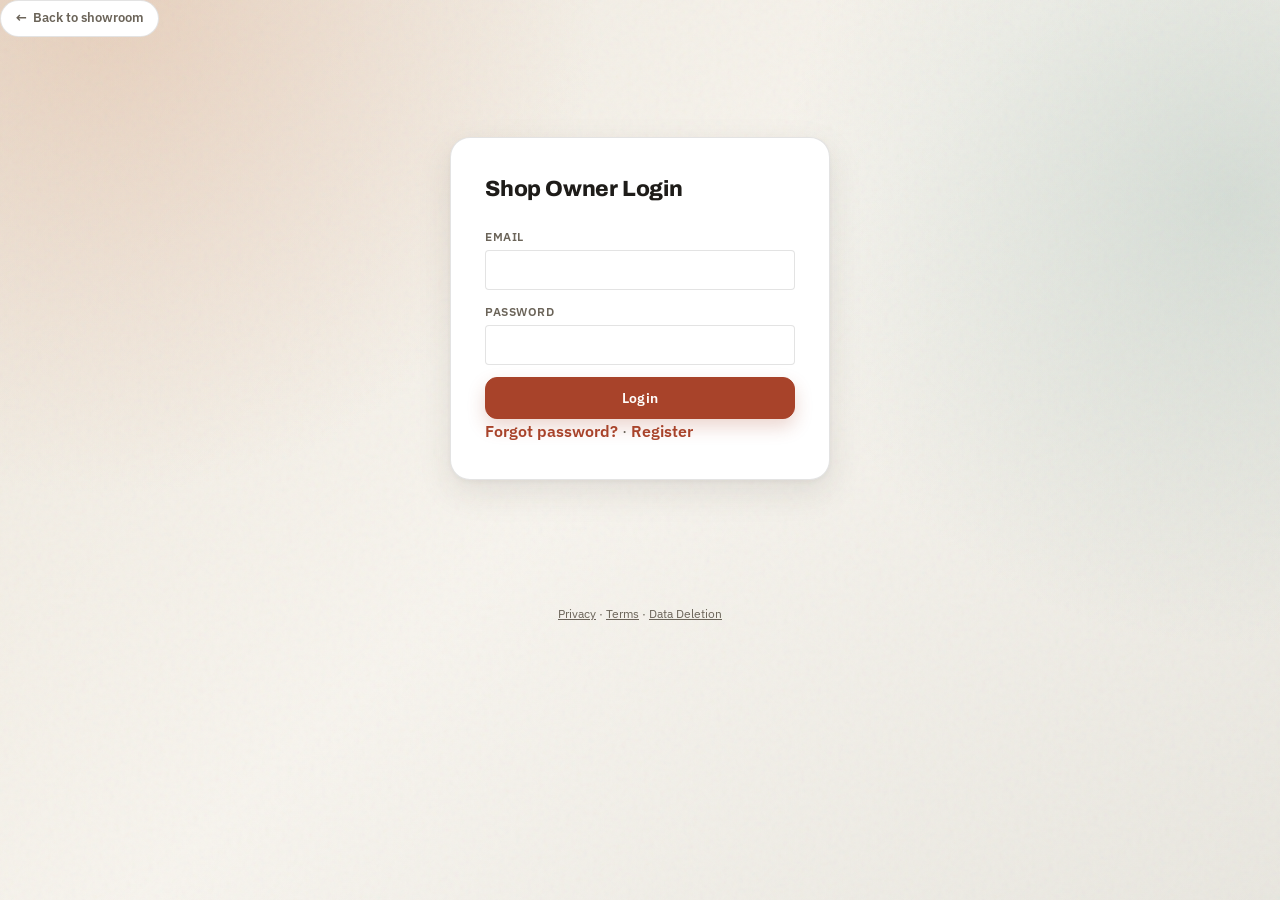
<file: docs/admin/index.html>
<!DOCTYPE html>
<html lang="en">
<head>
  <meta charset="UTF-8" />
  <meta name="viewport" content="width=device-width, initial-scale=1.0" />
  <title>Admin — PrasuNova Showroom</title>
  <meta name="description" content="Manage your tile showroom catalog. Upload tiles, view your showroom link, and manage your shop." />
  <link rel="icon" type="image/png" href="/assets/favicon.png" />
  <link rel="stylesheet" href="../styles.css" />
  <style>
    .tile-admin-info { padding:10px; font-size:13px; }
    .tile-admin-info strong { display:block; margin-bottom:4px; }
    .form-row { margin-bottom:12px; display:flex; flex-direction:column; gap:4px; }
    .form-row input, .form-row select { width:100%; box-sizing:border-box; }
  </style>
</head>
<body class="auth-glass admin-glass">
<div id="login-section">
  <div class="back-link-wrap">
    <a href="/" class="back-btn"><span class="back-btn-arrow">←</span><span class="back-btn-full">Back to showroom</span><span class="back-btn-short">Showroom</span></a>
  </div>
  <div class="login-wrap">
    <h2>Shop Owner Login</h2>
    <div class="form-row"><label>Email</label><input id="login-email" type="email" autocomplete="email" /></div>
    <div class="form-row"><label>Password</label><input id="login-password" type="password" autocomplete="current-password" /></div>
    <p id="login-error"></p>
    <button id="btn-login" class="btn-primary full-width">Login</button>
    <div class="login-links">
      <a href="forgot-password.html">Forgot password?</a> · <a href="register.html">Register</a>
    </div>
  </div>
</div>

<div id="admin-loading" class="admin-loading" style="display:none">
  <div class="spinner"></div>
</div>

<div id="admin-section" class="admin-shell" style="display:none">
  <header class="admin-header-bar">
    <div class="admin-header-left">
      <a href="/" class="back-btn"><span class="back-btn-arrow">←</span><span class="back-btn-full">Back to showroom</span><span class="back-btn-short">Showroom</span></a>
      <div>
        <div class="admin-header-shop" id="admin-shop-name"></div>
        <a class="admin-header-link" id="admin-slug" href="#" target="_blank" rel="noopener"></a>
      </div>
    </div>
    <div class="admin-header-right">
      <span class="profile-plan-badge" id="admin-plan"></span>
      <button id="btn-logout" class="icon-btn">Logout</button>
    </div>
  </header>

  <div class="admin-workspace">
    <aside class="admin-sidebar glass-card">
      <h3>Add Tile</h3>
      <div class="form-row"><label>Name</label><input id="tile-name" type="text" placeholder="e.g. Carrara White" /></div>
      <div class="form-row">
        <label>Category</label>
        <select id="tile-category">
          <option value="marble">Marble</option>
          <option value="granite">Granite</option>
          <option value="vitrified">Vitrified</option>
          <option value="ceramic">Ceramic</option>
          <option value="anti_skid">Anti-skid</option>
          <option value="wooden">Wooden</option>
        </select>
      </div>
      <div class="form-row"><label>Finish (optional)</label><input id="tile-finish" type="text" placeholder="e.g. Polished" /></div>
      <div class="form-row"><label>Price per sqft (₹)</label><input id="tile-price" type="number" min="0" step="0.01" value="0" /></div>
      <div class="form-row"><label>Image</label><input id="tile-image" type="file" accept="image/*" /></div>
      <p id="upload-error" style="color:#e55;font-size:13px;min-height:18px"></p>
      <button id="btn-upload-tile" class="btn-primary full-width">Upload Tile</button>
    </aside>

    <section class="admin-catalogue glass-card">
      <div class="admin-catalogue-head">
        <h3>Your Tiles <span id="tiles-count" style="font-size:14px;color:var(--muted)"></span></h3>
      </div>
      <div id="tile-admin-grid" class="tile-admin-grid"></div>
    </section>
  </div>

  <div class="admin-account glass-card">
    <h3>Account &amp; Privacy</h3>
    <div class="profile-rows">
      <div class="profile-row"><span>Email</span><strong id="admin-email"></strong></div>
    </div>
    <div class="profile-edit-row">
      <input id="edit-shop-name" type="text" placeholder="Shop name" />
      <button id="btn-save-shop-name" class="icon-btn">Save</button>
    </div>
    <div class="profile-actions">
      <button id="btn-export-data" class="icon-btn">Download my data</button>
      <button id="btn-delete-account" class="btn-delete">Delete my account</button>
      <span class="profile-hint">Permanently removed after 30 days.</span>
    </div>
  </div>
</div>

<div id="toast" class="toast hidden"></div>
<script>
  if (localStorage.getItem('showroom_admin_token')) {
    document.getElementById('login-section').style.display = 'none';
    document.getElementById('admin-loading').style.display = 'flex';
  }
</script>
<script type="module" src="app.js"></script>
<footer style="text-align:center;padding:24px;font-size:12px;color:var(--muted)">
  <a href="/privacy.html">Privacy</a> · <a href="/terms.html">Terms</a> · <a href="/data-deletion.html">Data Deletion</a>
</footer>
</body>
</html>
</file>
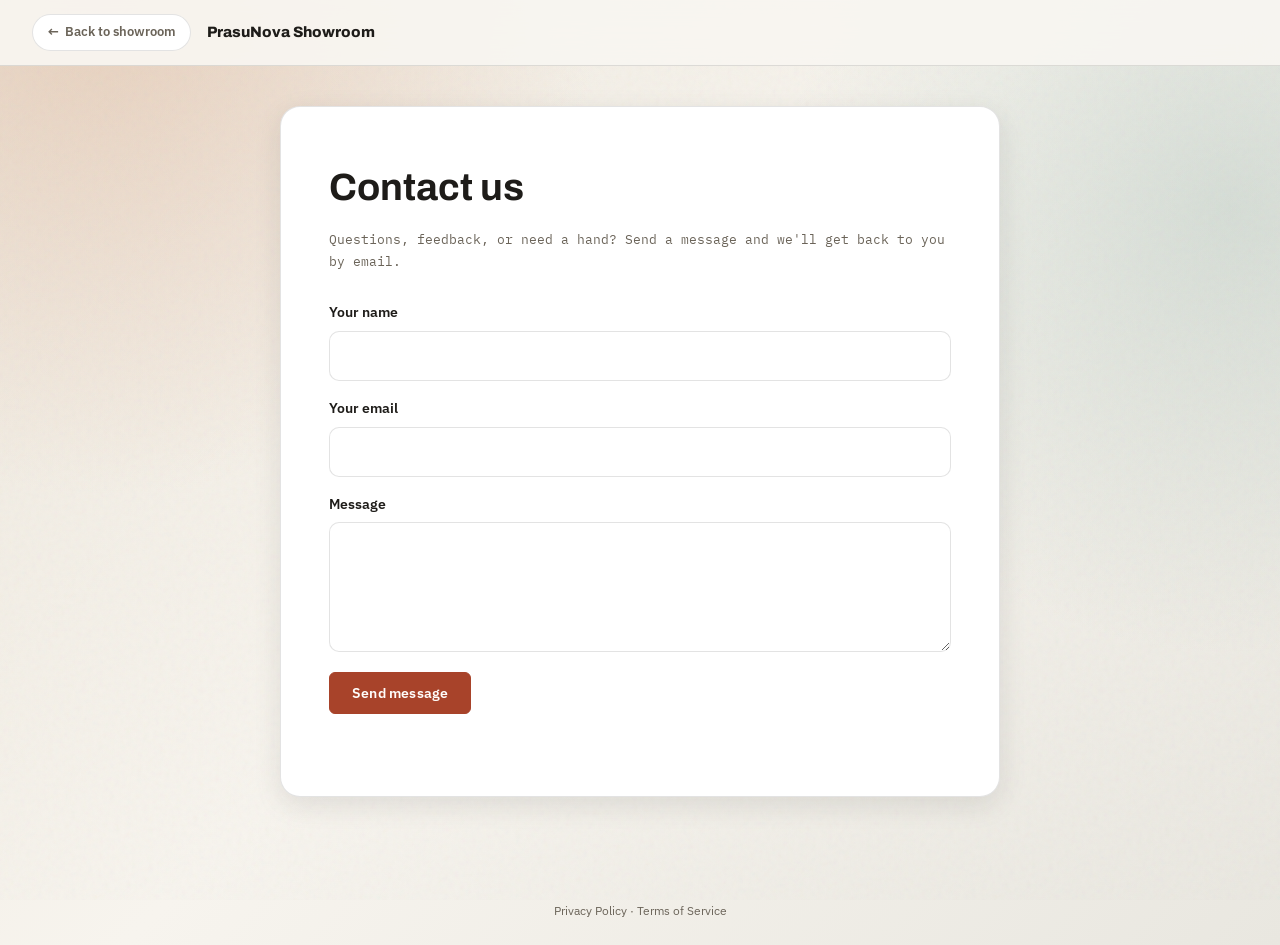
<file: docs/contact.html>
<!DOCTYPE html>
<html lang="en">
<head>
  <meta charset="UTF-8" />
  <meta name="viewport" content="width=device-width, initial-scale=1.0" />
  <title>Contact Us — PrasuNova Showroom</title>
  <meta name="description" content="Questions or feedback about PrasuNova Showroom? Send us a message." />
  <link rel="canonical" href="https://showroom.prasunova.com/contact.html" />
  <meta name="theme-color" content="#A8432A" />
  <link rel="icon" type="image/png" href="/assets/favicon.png" />
  <link rel="stylesheet" href="styles.css" />
  <style>
    .contact-form { display: flex; flex-direction: column; gap: 16px; margin-top: 22px; }
    .contact-field { display: flex; flex-direction: column; gap: 6px; }
    .contact-field label { font-size: 13.5px; font-weight: 600; color: var(--ink); }
    .contact-field input,
    .contact-field textarea {
      width: 100%; box-sizing: border-box;
      padding: 11px 13px; font: inherit; font-size: 15px;
      color: var(--ink); background: var(--surface-raised, #fff);
      border: 1px solid var(--glass-border, rgba(30,28,25,.14)); border-radius: 10px;
      outline: none; transition: border-color .15s, box-shadow .15s;
    }
    .contact-field textarea { resize: vertical; min-height: 130px; line-height: 1.5; }
    .contact-field input:focus,
    .contact-field textarea:focus {
      border-color: var(--accent);
      box-shadow: 0 0 0 3px var(--focus-ring, rgba(168,67,42,.35));
    }
    /* Honeypot — hidden from real users, catches bots that fill every field. */
    .contact-hp { position: absolute; left: -9999px; width: 1px; height: 1px; overflow: hidden; }
    .contact-form button { align-self: flex-start; margin-top: 4px; }
    .contact-form button[disabled] { opacity: .6; cursor: default; }
    #contact-msg { margin-top: 14px; font-size: 14.5px; min-height: 20px; }
    #contact-msg.ok  { color: #1b7a3d; }
    #contact-msg.err { color: var(--accent); }
  </style>
</head>
<body class="site-glass">
<header class="legal-header">
  <a href="/" class="back-btn"><span class="back-btn-arrow">←</span><span class="back-btn-full">Back to showroom</span><span class="back-btn-short">Showroom</span></a>
  <span class="legal-header-brand">PrasuNova Showroom</span>
</header>

<div class="legal-shell no-toc">
  <div class="legal-doc">
    <h1>Contact us</h1>
    <p class="legal-meta">Questions, feedback, or need a hand? Send a message and we'll get back to you by email.</p>

    <form class="contact-form" id="contact-form" autocomplete="on" novalidate>
      <div class="contact-field">
        <label for="c-name">Your name</label>
        <input type="text" id="c-name" name="name" maxlength="120" required />
      </div>
      <div class="contact-field">
        <label for="c-email">Your email</label>
        <input type="email" id="c-email" name="email" maxlength="200" required />
      </div>
      <div class="contact-field">
        <label for="c-message">Message</label>
        <textarea id="c-message" name="message" maxlength="5000" required></textarea>
      </div>
      <!-- honeypot: keep empty -->
      <div class="contact-hp" aria-hidden="true">
        <label for="c-company">Company (leave blank)</label>
        <input type="text" id="c-company" name="company" tabindex="-1" autocomplete="off" />
      </div>
      <button type="submit" class="btn-primary" id="contact-submit">Send message</button>
    </form>
    <p id="contact-msg" role="status" aria-live="polite"></p>
  </div>
</div>

<footer class="legal-footer">
  <a href="privacy.html">Privacy Policy</a> · <a href="terms.html">Terms of Service</a>
</footer>

<script type="module">
  import { API_BASE } from './config.js';

  const form   = document.getElementById('contact-form');
  const btn    = document.getElementById('contact-submit');
  const msgEl  = document.getElementById('contact-msg');

  form.addEventListener('submit', async (e) => {
    e.preventDefault();
    msgEl.textContent = ''; msgEl.className = '';

    const name    = document.getElementById('c-name').value.trim();
    const email   = document.getElementById('c-email').value.trim();
    const message = document.getElementById('c-message').value.trim();
    const company = document.getElementById('c-company').value;

    if (!name || !email || !message) {
      msgEl.textContent = 'Please fill in your name, email, and message.';
      msgEl.className = 'err';
      return;
    }

    btn.disabled = true;
    const original = btn.textContent;
    btn.textContent = 'Sending…';
    try {
      const res  = await fetch(`${API_BASE}/api/tile/auth/contact`, {
        method: 'POST', headers: { 'Content-Type': 'application/json' },
        body: JSON.stringify({ name, email, message, company }),
      });
      const data = await res.json();
      if (data.ok) {
        form.reset();
        msgEl.textContent = 'Thanks! Your message has been sent — we\'ll reply by email soon.';
        msgEl.className = 'ok';
      } else {
        msgEl.textContent = data.error || 'Something went wrong. Please try again.';
        msgEl.className = 'err';
      }
    } catch {
      msgEl.textContent = 'Network error. Please check your connection and try again.';
      msgEl.className = 'err';
    } finally {
      btn.disabled = false;
      btn.textContent = original;
    }
  });
</script>
</body>
</html>
</file>
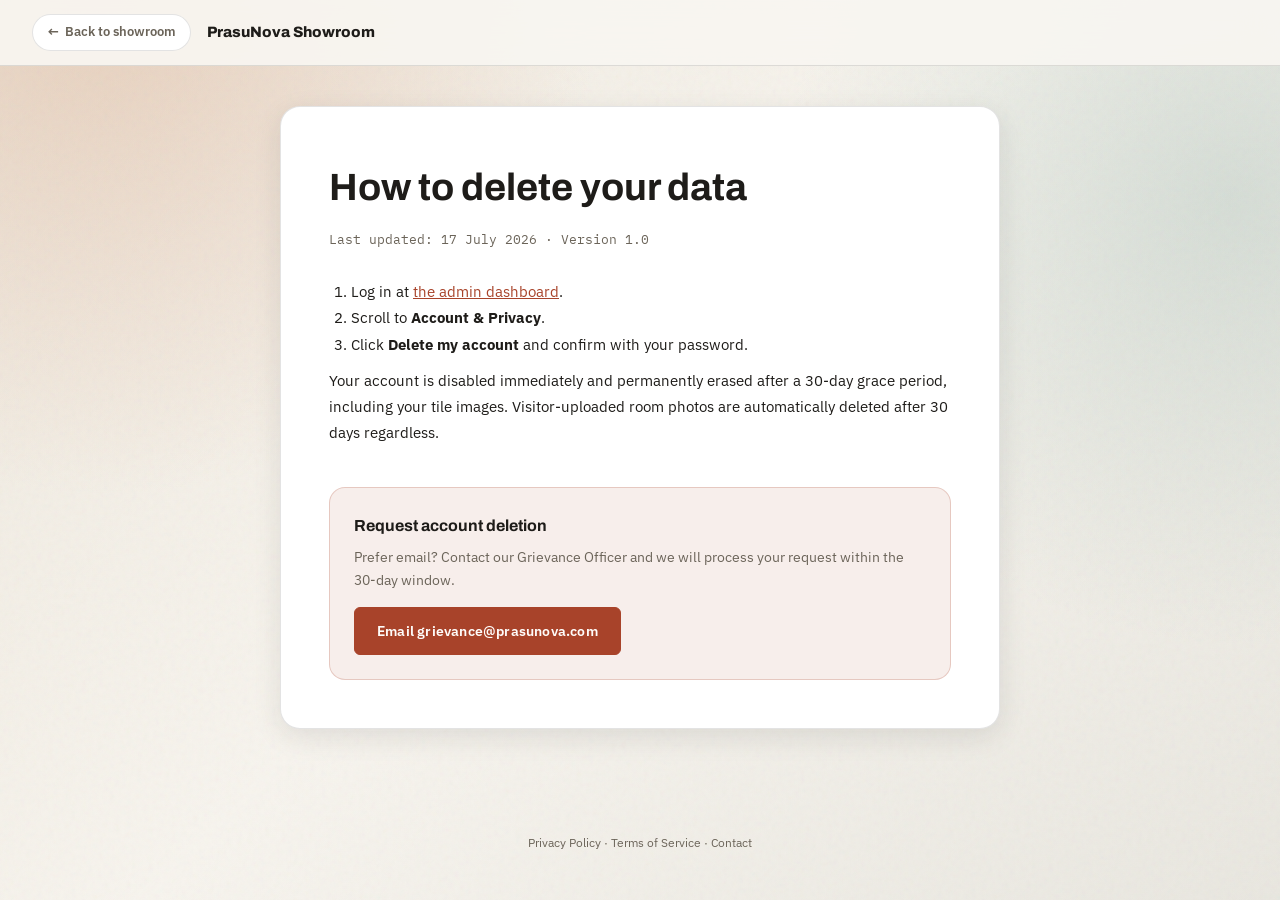
<file: docs/data-deletion.html>
<!DOCTYPE html>
<html lang="en">
<head>
  <meta charset="UTF-8" />
  <meta name="viewport" content="width=device-width, initial-scale=1.0" />
  <title>Data Deletion — PrasuNova Showroom</title>
  <meta name="description" content="How to delete your PrasuNova Showroom account and all associated data." />
  <link rel="canonical" href="https://showroom.prasunova.com/data-deletion.html" />
  <meta name="theme-color" content="#A8432A" />
  <link rel="icon" type="image/png" href="/assets/favicon.png" />
  <link rel="stylesheet" href="styles.css" />
</head>
<body class="site-glass">
<header class="legal-header">
  <a href="/" class="back-btn"><span class="back-btn-arrow">←</span><span class="back-btn-full">Back to showroom</span><span class="back-btn-short">Showroom</span></a>
  <span class="legal-header-brand">PrasuNova Showroom</span>
</header>

<div class="legal-shell no-toc">
  <div class="legal-doc">
    <h1>How to delete your data</h1>
    <p class="legal-meta">Last updated: 17 July 2026 · Version 1.0</p>

    <ol>
      <li>Log in at <a href="admin/">the admin dashboard</a>.</li>
      <li>Scroll to <strong>Account &amp; Privacy</strong>.</li>
      <li>Click <strong>Delete my account</strong> and confirm with your password.</li>
    </ol>
    <p>Your account is disabled immediately and permanently erased after a 30-day grace period, including
    your tile images. Visitor-uploaded room photos are automatically deleted after 30 days regardless.</p>

    <div class="legal-cta">
      <h3>Request account deletion</h3>
      <p>Prefer email? Contact our Grievance Officer and we will process your request within the 30-day window.</p>
      <a href="mailto:grievance@prasunova.com" class="btn-primary">Email grievance@prasunova.com</a>
    </div>
  </div>
</div>

<footer class="legal-footer">
  <a href="privacy.html">Privacy Policy</a> · <a href="terms.html">Terms of Service</a> · <a href="contact.html">Contact</a>
</footer>
</body>
</html>
</file>
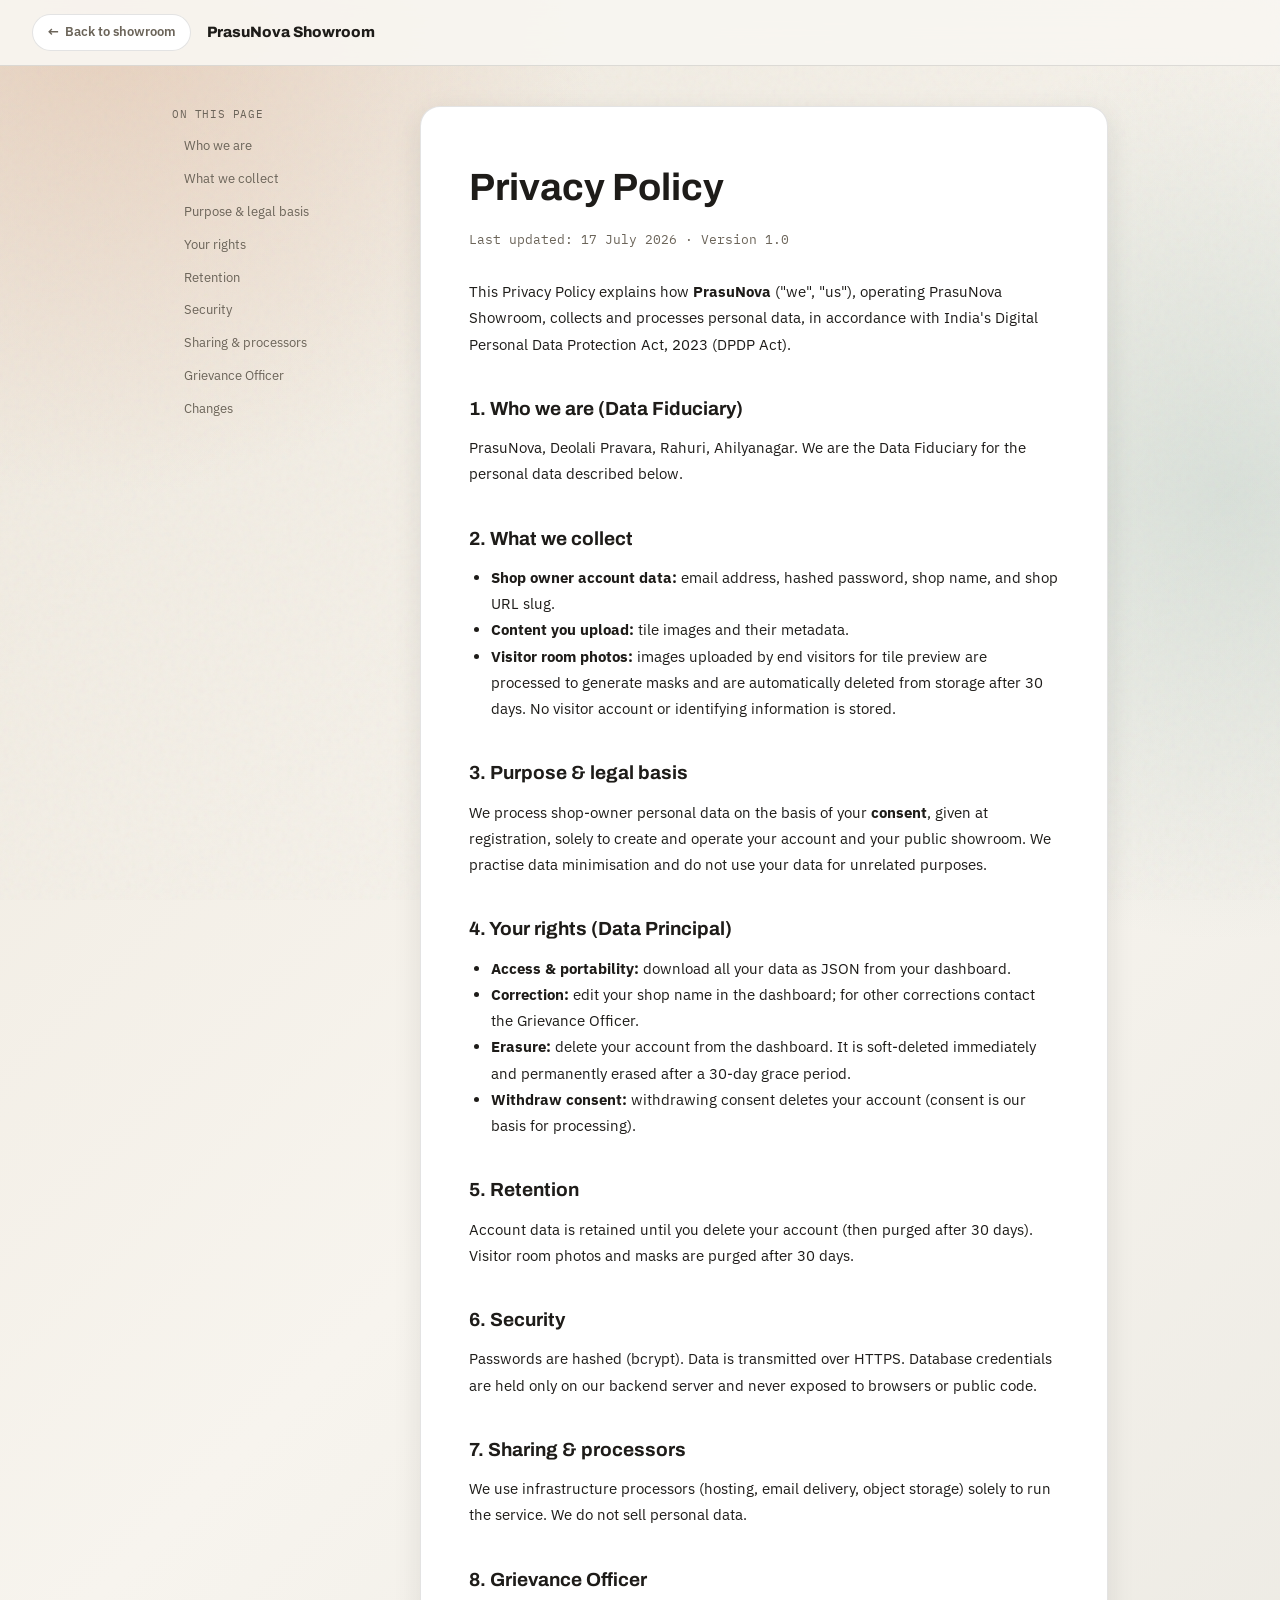
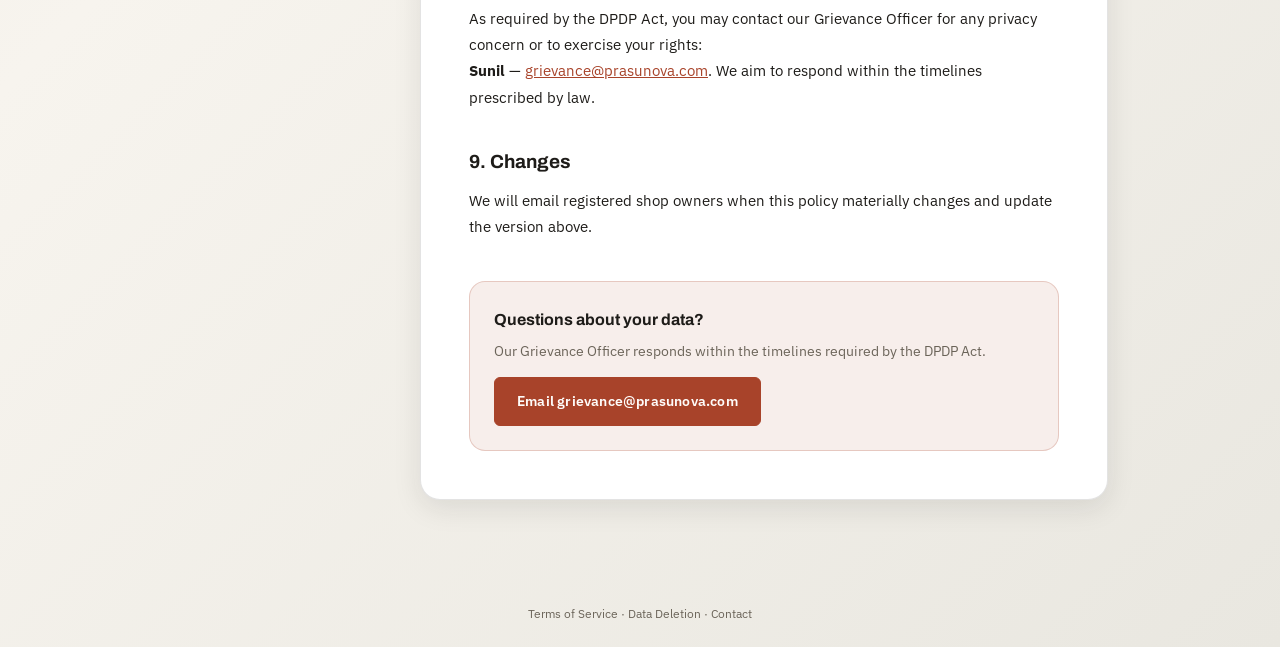
<file: docs/privacy.html>
<!DOCTYPE html>
<html lang="en">
<head>
  <meta charset="UTF-8" />
  <meta name="viewport" content="width=device-width, initial-scale=1.0" />
  <title>Privacy Policy — PrasuNova Showroom</title>
  <meta name="description" content="How PrasuNova Showroom collects, uses, and protects your data, and your rights under India's DPDP Act." />
  <link rel="canonical" href="https://showroom.prasunova.com/privacy.html" />
  <meta name="theme-color" content="#A8432A" />
  <link rel="icon" type="image/png" href="/assets/favicon.png" />
  <link rel="stylesheet" href="styles.css" />
</head>
<body class="site-glass">
<header class="legal-header">
  <a href="/" class="back-btn"><span class="back-btn-arrow">←</span><span class="back-btn-full">Back to showroom</span><span class="back-btn-short">Showroom</span></a>
  <span class="legal-header-brand">PrasuNova Showroom</span>
</header>

<div class="legal-shell">
  <nav class="legal-toc">
    <span class="legal-toc-label">On this page</span>
    <a href="#who-we-are">Who we are</a>
    <a href="#what-we-collect">What we collect</a>
    <a href="#purpose">Purpose &amp; legal basis</a>
    <a href="#your-rights">Your rights</a>
    <a href="#retention">Retention</a>
    <a href="#security">Security</a>
    <a href="#sharing">Sharing &amp; processors</a>
    <a href="#grievance">Grievance Officer</a>
    <a href="#changes">Changes</a>
  </nav>

  <div class="legal-doc">
    <h1>Privacy Policy</h1>
    <p class="legal-meta">Last updated: 17 July 2026 · Version 1.0</p>

    <p>This Privacy Policy explains how <strong>PrasuNova</strong> ("we", "us"), operating
    PrasuNova Showroom, collects and processes personal data, in accordance with India's Digital Personal
    Data Protection Act, 2023 (DPDP Act).</p>

    <h2 id="who-we-are">1. Who we are (Data Fiduciary)</h2>
    <p>PrasuNova, Deolali Pravara, Rahuri, Ahilyanagar. We are the Data Fiduciary for the personal data
    described below.</p>

    <h2 id="what-we-collect">2. What we collect</h2>
    <ul>
      <li><strong>Shop owner account data:</strong> email address, hashed password, shop name, and shop URL slug.</li>
      <li><strong>Content you upload:</strong> tile images and their metadata.</li>
      <li><strong>Visitor room photos:</strong> images uploaded by end visitors for tile preview are processed
      to generate masks and are automatically deleted from storage after 30 days. No visitor account or
      identifying information is stored.</li>
    </ul>

    <h2 id="purpose">3. Purpose &amp; legal basis</h2>
    <p>We process shop-owner personal data on the basis of your <strong>consent</strong>, given at
    registration, solely to create and operate your account and your public showroom. We practise data
    minimisation and do not use your data for unrelated purposes.</p>

    <h2 id="your-rights">4. Your rights (Data Principal)</h2>
    <ul>
      <li><strong>Access &amp; portability:</strong> download all your data as JSON from your dashboard.</li>
      <li><strong>Correction:</strong> edit your shop name in the dashboard; for other corrections contact the Grievance Officer.</li>
      <li><strong>Erasure:</strong> delete your account from the dashboard. It is soft-deleted immediately and
      permanently erased after a 30-day grace period.</li>
      <li><strong>Withdraw consent:</strong> withdrawing consent deletes your account (consent is our basis for processing).</li>
    </ul>

    <h2 id="retention">5. Retention</h2>
    <p>Account data is retained until you delete your account (then purged after 30 days). Visitor room
    photos and masks are purged after 30 days.</p>

    <h2 id="security">6. Security</h2>
    <p>Passwords are hashed (bcrypt). Data is transmitted over HTTPS. Database credentials are held only on
    our backend server and never exposed to browsers or public code.</p>

    <h2 id="sharing">7. Sharing &amp; processors</h2>
    <p>We use infrastructure processors (hosting, email delivery, object storage) solely to run the service.
    We do not sell personal data.</p>

    <h2 id="grievance">8. Grievance Officer</h2>
    <p>As required by the DPDP Act, you may contact our Grievance Officer for any privacy concern or to
    exercise your rights:<br />
    <strong>Sunil</strong> — <a href="mailto:grievance@prasunova.com">grievance@prasunova.com</a>.
    We aim to respond within the timelines prescribed by law.</p>

    <h2 id="changes">9. Changes</h2>
    <p>We will email registered shop owners when this policy materially changes and update the version above.</p>

    <div class="legal-cta">
      <h3>Questions about your data?</h3>
      <p>Our Grievance Officer responds within the timelines required by the DPDP Act.</p>
      <a href="mailto:grievance@prasunova.com" class="btn-primary">Email grievance@prasunova.com</a>
    </div>
  </div>
</div>

<footer class="legal-footer">
  <a href="terms.html">Terms of Service</a> · <a href="data-deletion.html">Data Deletion</a> · <a href="contact.html">Contact</a>
</footer>
</body>
</html>
</file>
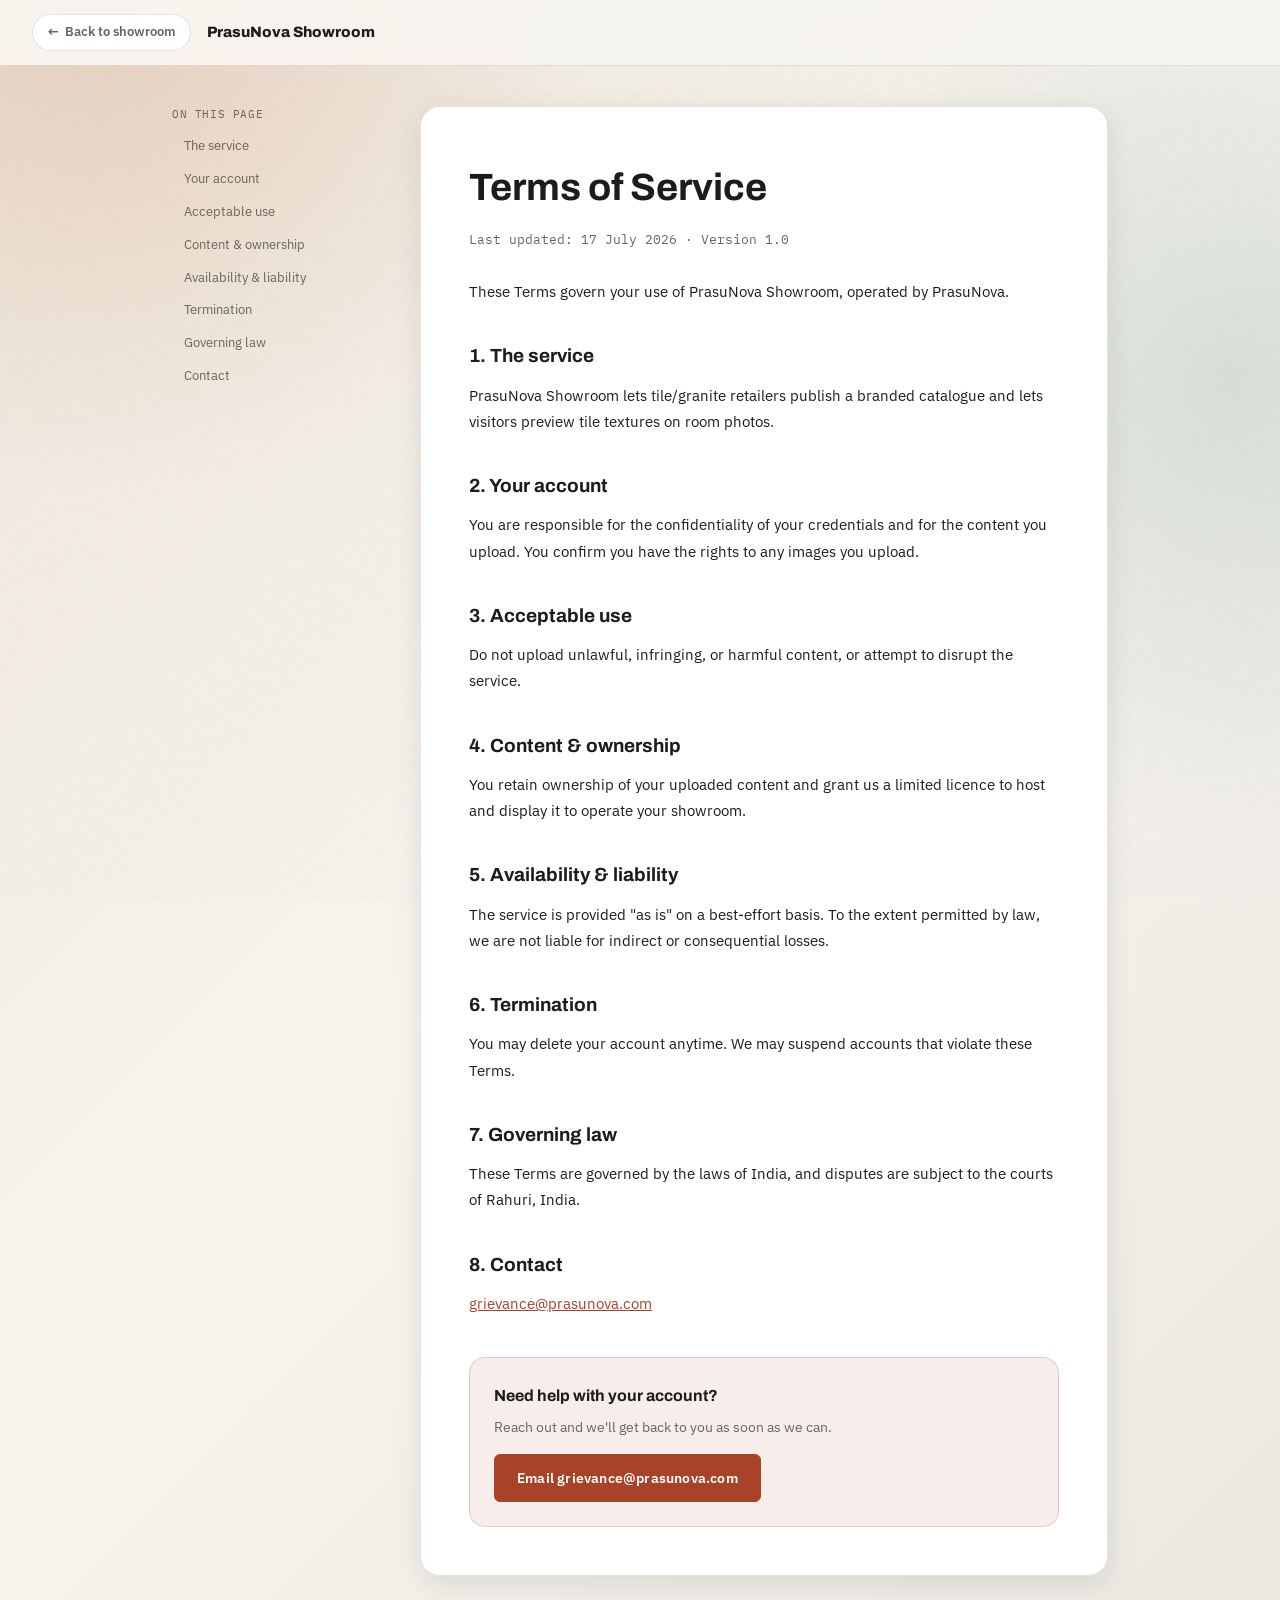
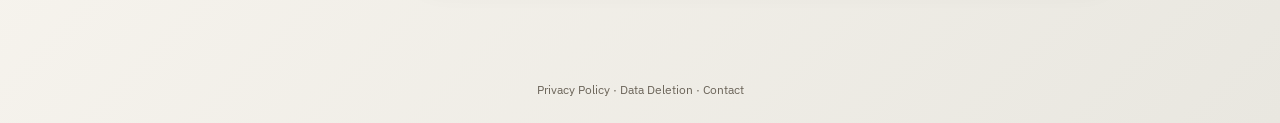
<file: docs/terms.html>
<!DOCTYPE html>
<html lang="en">
<head>
  <meta charset="UTF-8" />
  <meta name="viewport" content="width=device-width, initial-scale=1.0" />
  <title>Terms of Service — PrasuNova Showroom</title>
  <meta name="description" content="The terms that govern your use of PrasuNova Showroom." />
  <link rel="canonical" href="https://showroom.prasunova.com/terms.html" />
  <meta name="theme-color" content="#A8432A" />
  <link rel="icon" type="image/png" href="/assets/favicon.png" />
  <link rel="stylesheet" href="styles.css" />
</head>
<body class="site-glass">
<header class="legal-header">
  <a href="/" class="back-btn"><span class="back-btn-arrow">←</span><span class="back-btn-full">Back to showroom</span><span class="back-btn-short">Showroom</span></a>
  <span class="legal-header-brand">PrasuNova Showroom</span>
</header>

<div class="legal-shell">
  <nav class="legal-toc">
    <span class="legal-toc-label">On this page</span>
    <a href="#the-service">The service</a>
    <a href="#your-account">Your account</a>
    <a href="#acceptable-use">Acceptable use</a>
    <a href="#content-ownership">Content &amp; ownership</a>
    <a href="#availability">Availability &amp; liability</a>
    <a href="#termination">Termination</a>
    <a href="#governing-law">Governing law</a>
    <a href="#contact">Contact</a>
  </nav>

  <div class="legal-doc">
    <h1>Terms of Service</h1>
    <p class="legal-meta">Last updated: 17 July 2026 · Version 1.0</p>

    <p>These Terms govern your use of PrasuNova Showroom, operated by PrasuNova.</p>

    <h2 id="the-service">1. The service</h2>
    <p>PrasuNova Showroom lets tile/granite retailers publish a branded catalogue and lets visitors preview
    tile textures on room photos.</p>

    <h2 id="your-account">2. Your account</h2>
    <p>You are responsible for the confidentiality of your credentials and for the content you upload. You
    confirm you have the rights to any images you upload.</p>

    <h2 id="acceptable-use">3. Acceptable use</h2>
    <p>Do not upload unlawful, infringing, or harmful content, or attempt to disrupt the service.</p>

    <h2 id="content-ownership">4. Content &amp; ownership</h2>
    <p>You retain ownership of your uploaded content and grant us a limited licence to host and display it
    to operate your showroom.</p>

    <h2 id="availability">5. Availability &amp; liability</h2>
    <p>The service is provided "as is" on a best-effort basis. To the extent permitted by law, we are not
    liable for indirect or consequential losses.</p>

    <h2 id="termination">6. Termination</h2>
    <p>You may delete your account anytime. We may suspend accounts that violate these Terms.</p>

    <h2 id="governing-law">7. Governing law</h2>
    <p>These Terms are governed by the laws of India, and disputes are subject to the courts of
    Rahuri, India.</p>

    <h2 id="contact">8. Contact</h2>
    <p><a href="mailto:grievance@prasunova.com">grievance@prasunova.com</a></p>

    <div class="legal-cta">
      <h3>Need help with your account?</h3>
      <p>Reach out and we'll get back to you as soon as we can.</p>
      <a href="mailto:grievance@prasunova.com" class="btn-primary">Email grievance@prasunova.com</a>
    </div>
  </div>
</div>

<footer class="legal-footer">
  <a href="privacy.html">Privacy Policy</a> · <a href="data-deletion.html">Data Deletion</a> · <a href="contact.html">Contact</a>
</footer>
</body>
</html>
</file>
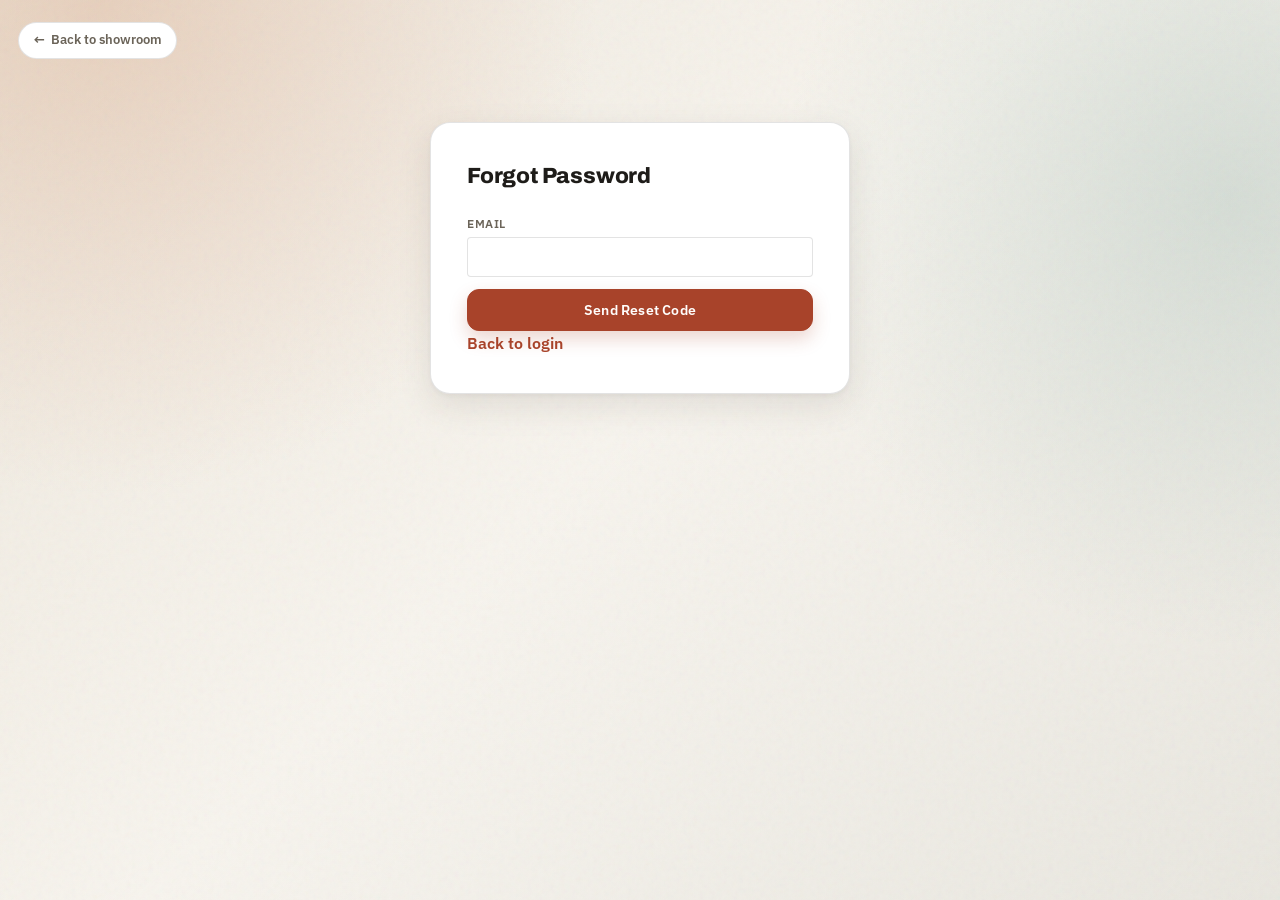
<file: docs/admin/forgot-password.html>
<!DOCTYPE html>
<html lang="en">
<head>
  <meta charset="UTF-8" />
  <meta name="viewport" content="width=device-width, initial-scale=1.0" />
  <title>Reset Password — PrasuNova Showroom</title>
  <meta name="description" content="Reset your PrasuNova Showroom admin password." />
  <link rel="icon" type="image/png" href="/assets/favicon.png" />
  <link rel="stylesheet" href="../styles.css" />
  <style>
    .form-row { margin-bottom:12px; display:flex; flex-direction:column; gap:4px; }
    .form-row input { width:100%; box-sizing:border-box; }
  </style>
</head>
<body class="auth-glass">
<div class="back-link-wrap">
  <a href="/" class="back-btn"><span class="back-btn-arrow">←</span><span class="back-btn-full">Back to showroom</span><span class="back-btn-short">Showroom</span></a>
</div>
<div class="auth-wrap" id="step1">
  <h2>Forgot Password</h2>
  <div class="form-row"><label>Email</label><input id="fp-email" type="email" /></div>
  <p id="fp-error" class="err"></p>
  <button id="btn-send-reset" class="btn-primary full-width">Send Reset Code</button>
  <div class="auth-links"><a href="index.html">Back to login</a></div>
</div>
<div class="auth-wrap" id="step2" style="display:none">
  <h2>Reset Password</h2>
  <div class="form-row"><label>6-digit code</label><input id="reset-otp" type="text" maxlength="6" /></div>
  <div class="form-row"><label>New Password</label><input id="new-password" type="password" /></div>
  <p id="reset-error" class="err"></p>
  <button id="btn-reset" class="btn-primary full-width">Set New Password</button>
</div>
<script type="module" src="forgot-password.js"></script>
</body>
</html>
</file>
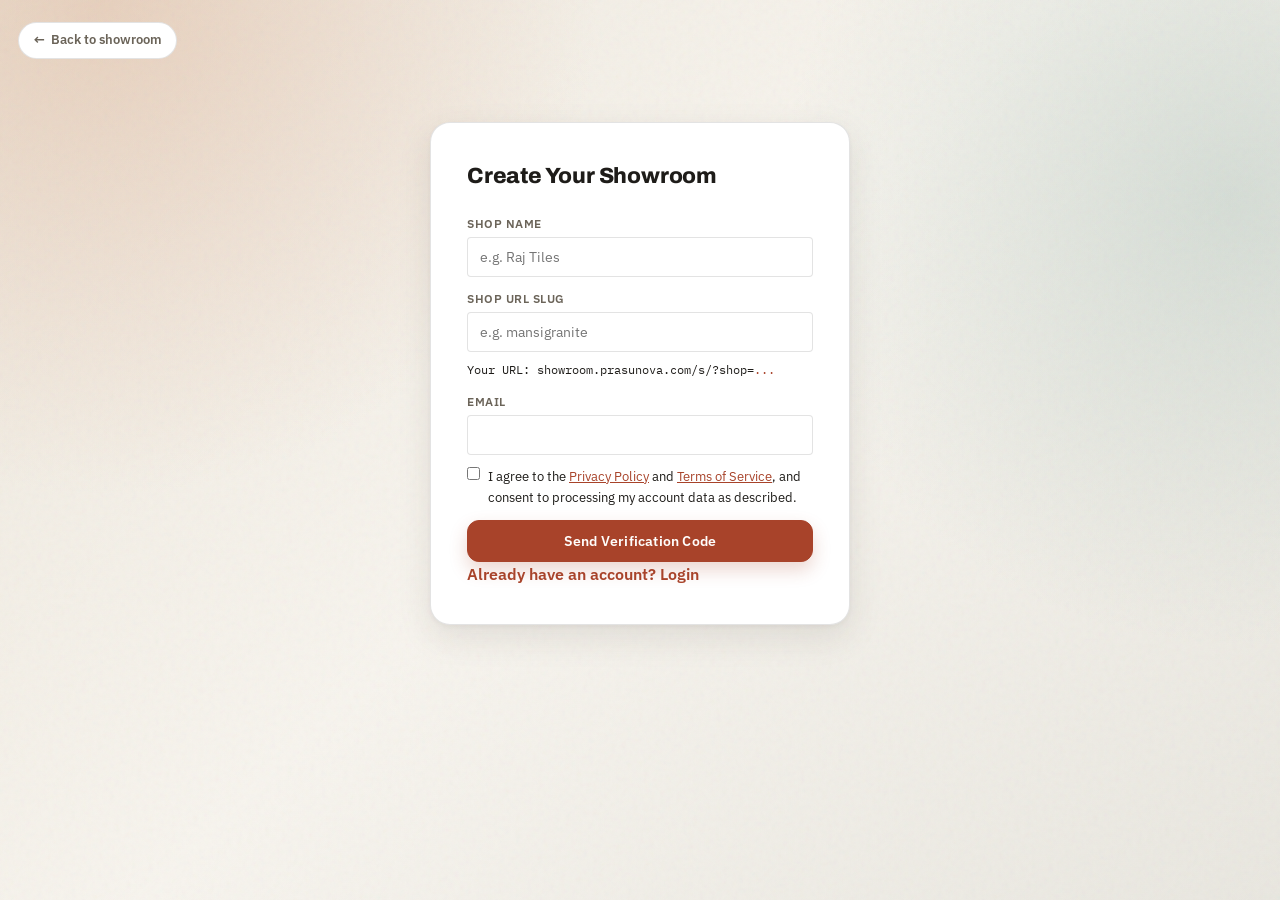
<file: docs/admin/register.html>
<!DOCTYPE html>
<html lang="en">
<head>
  <meta charset="UTF-8" />
  <meta name="viewport" content="width=device-width, initial-scale=1.0" />
  <title>Create Your Showroom — PrasuNova</title>
  <meta name="description" content="Register your tile showroom on PrasuNova. Get your branded link in 60 seconds." />
  <link rel="icon" type="image/png" href="/assets/favicon.png" />
  <link rel="stylesheet" href="../styles.css" />
  <style>
    .form-row { margin-bottom:12px; display:flex; flex-direction:column; gap:4px; }
    .form-row input { width:100%; box-sizing:border-box; }
    .slug-preview { font-size:12px; margin-top:4px; }
  </style>
</head>
<body class="auth-glass">
<div class="back-link-wrap">
  <a href="/" class="back-btn"><span class="back-btn-arrow">←</span><span class="back-btn-full">Back to showroom</span><span class="back-btn-short">Showroom</span></a>
</div>
<div class="auth-wrap" id="step1">
  <h2>Create Your Showroom</h2>
  <div class="form-row"><label>Shop Name</label><input id="shop-name" type="text" placeholder="e.g. Raj Tiles" /></div>
  <div class="form-row">
    <label>Shop URL Slug</label>
    <input id="slug" type="text" placeholder="e.g. mansigranite" />
    <div class="slug-preview">Your URL: showroom.prasunova.com/s/?shop=<span id="slug-preview">...</span></div>
  </div>
  <div class="form-row"><label>Email</label><input id="reg-email" type="email" /></div>
  <label class="consent-row" style="display:flex;gap:8px;align-items:flex-start;font-size:13px;margin:12px 0;">
    <input type="checkbox" id="consent-check" />
    <span>I agree to the <a href="../privacy.html" target="_blank">Privacy Policy</a> and
    <a href="../terms.html" target="_blank">Terms of Service</a>, and consent to processing my
    account data as described.</span>
  </label>
  <p id="reg-error"></p>
  <button id="btn-send-otp" class="btn-primary full-width">Send Verification Code</button>
  <div class="auth-links"><a href="index.html">Already have an account? Login</a></div>
</div>

<div class="auth-wrap" id="step2" style="display:none">
  <h2>Verify Email</h2>
  <p style="font-size:14px;text-align:center">Enter the 6-digit code sent to your email and set a password.</p>
  <div class="form-row"><label>Verification Code</label><input id="otp-input" type="text" maxlength="6" placeholder="123456" /></div>
  <div class="form-row"><label>Password (min 8 chars)</label><input id="reg-password" type="password" /></div>
  <p id="otp-error" style="font-size:13px;min-height:18px;text-align:center"></p>
  <button id="btn-verify" class="btn-primary full-width">Create Account</button>
</div>

<script type="module" src="register.js"></script>
</body>
</html>
</file>
<file: docs/styles.css>
/* ═══════════════════════════════════════════════════════════════
   PrasuNova Showroom  |  styles.css
   Design: warm limestone surface, ink text, oxide-red accent —
   grounded in tile/stone materials rather than generic "premium" gold.
   Fonts: Archivo (display), IBM Plex Sans (body), IBM Plex Mono (specs/prices)
   Shared across: /, /admin/, /s/ (visualizer)
═══════════════════════════════════════════════════════════════ */

@import url('https://fonts.googleapis.com/css2?family=Archivo:wght@600;700;800;900&family=IBM+Plex+Sans:wght@400;500;600;700&family=IBM+Plex+Mono:wght@400;500;600&display=swap');

:root {
  /* Surfaces */
  --bg:            #F1EFEA;
  --bg-2:          #E9E6DE;
  --surface:       #FFFFFF;
  --surface-alt:   #F7F5F1;
  --border:        rgba(30,28,25,0.12);
  --border-strong: rgba(30,28,25,0.22);

  /* Ink */
  --ink:           #1E1C19;
  --muted:         #6B6459;
  --muted-2:       #948C7F;

  /* Brand — oxide red (red-oxide flooring), used deliberately, not decoratively */
  --brand-primary: #A8432A;
  --accent:        var(--brand-primary);
  --accent-deep:   #7C2F1D;
  --accent-tint:   rgba(168,67,42,0.09);
  --accent-ink:    #FFFDFB;

  /* Secondary — kota-stone teal, for informational / AI-related accents */
  --kota:          #3F5B57;
  --kota-tint:     rgba(63,91,87,0.10);

  --success:       #3F7D5C;
  --success-tint:  rgba(63,125,92,0.10);
  --danger:        #A9382A;
  --danger-tint:   rgba(169,56,42,0.09);

  /* Raised surface + focus ring (design-token set, per contrast spec) */
  --surface-raised: #FFFFFF;
  --focus-ring:     rgba(168,67,42,0.35);

  --radius:        6px;
  --radius-sm:     4px;
  --radius-lg:     10px;
  --shadow:        0 8px 28px rgba(30,28,25,0.10);
  --shadow-sm:     0 2px 10px rgba(30,28,25,0.06);
  --transition:    0.18s cubic-bezier(0.4,0,0.2,1);

  --font-display:  'Archivo', sans-serif;
  --font-body:     'IBM Plex Sans', sans-serif;
  --font-mono:      'IBM Plex Mono', monospace;
}

*, *::before, *::after { box-sizing: border-box; margin: 0; padding: 0; }
html { scroll-behavior: smooth; }

body {
  font-family: var(--font-body);
  background: var(--bg);
  color: var(--ink);
  min-height: 100vh;
  line-height: 1.6;
  -webkit-font-smoothing: antialiased;
}

a { color: inherit; }

h1, h2, h3 { font-family: var(--font-display); }

:focus-visible {
  outline: 2px solid var(--accent);
  outline-offset: 2px;
}

/* ─── SCROLLBAR ─── */
::-webkit-scrollbar { width: 6px; height: 6px; }
::-webkit-scrollbar-track { background: var(--bg-2); }
::-webkit-scrollbar-thumb { background: var(--border-strong); border-radius: 3px; }
::-webkit-scrollbar-thumb:hover { background: var(--muted-2); }

/* ═══════════════════════════════════════════════════════════════
   BUTTONS (shared across admin / auth / app)
═══════════════════════════════════════════════════════════════ */
.btn-primary {
  display: inline-flex; align-items: center; justify-content: center; gap: 8px;
  padding: 11px 22px; border-radius: var(--radius);
  background: var(--accent); border: 1px solid var(--accent);
  color: var(--accent-ink); font-family: var(--font-body);
  font-size: 14px; font-weight: 600; letter-spacing: 0.2px;
  cursor: pointer; text-decoration: none; transition: var(--transition);
}
.btn-primary:hover  { background: var(--accent-deep); border-color: var(--accent-deep); }
.btn-primary:active { transform: translateY(1px); }
.btn-primary:disabled { opacity: 0.45; cursor: not-allowed; transform: none; }

.icon-btn {
  display: inline-flex; align-items: center; gap: 6px;
  padding: 8px 16px; border-radius: var(--radius);
  border: 1px solid var(--border); background: var(--surface);
  color: var(--ink); font-family: var(--font-body);
  font-size: 13px; font-weight: 500;
  cursor: pointer; text-decoration: none; transition: var(--transition);
}
.icon-btn:hover { border-color: var(--border-strong); background: var(--surface-alt); }

.btn-delete {
  background: none; border: none; color: var(--danger);
  font-family: var(--font-body); font-size: 12px; font-weight: 600;
  cursor: pointer; padding: 4px 0; text-decoration: underline;
  text-underline-offset: 2px;
}
.btn-delete:hover { color: var(--accent-deep); }

.action-btn {
  display: inline-flex; align-items: center; justify-content: center; gap: 8px;
  padding: 11px 22px; border-radius: var(--radius); border: 1px solid transparent;
  font-family: var(--font-body); font-size: 14px; font-weight: 600;
  cursor: pointer; transition: var(--transition); text-decoration: none;
}
.action-btn.primary   { background: var(--accent); color: var(--accent-ink); border-color: var(--accent); }
.action-btn.primary:hover   { background: var(--accent-deep); border-color: var(--accent-deep); }
.action-btn.secondary { background: var(--surface); color: var(--ink); border-color: var(--border); }
.action-btn.secondary:hover { border-color: var(--border-strong); background: var(--surface-alt); }
.action-btn:disabled { opacity: 0.4; cursor: not-allowed; }
.full-width { width: 100%; }

/* ═══════════════════════════════════════════════════════════════
   FORMS (shared — admin / auth pages)
═══════════════════════════════════════════════════════════════ */
.form-row input,
.form-row select,
.upload-category select,
.select {
  font-family: var(--font-body); font-size: 14px; color: var(--ink);
  background: var(--surface); border: 1px solid var(--border);
  border-radius: var(--radius-sm); padding: 10px 12px;
  transition: var(--transition); width: 100%;
}
.form-row input:focus,
.form-row select:focus,
.select:focus { outline: none; border-color: var(--accent); box-shadow: 0 0 0 3px var(--accent-tint); }
.form-row label { font-size: 12px; font-weight: 600; color: var(--muted); text-transform: uppercase; letter-spacing: 0.5px; }

.upload-category { margin-bottom: 18px; }
.upload-category label { display: block; font-size: 12px; font-weight: 600; color: var(--muted); text-transform: uppercase; letter-spacing: 0.5px; margin-bottom: 8px; }
.select { cursor: pointer; appearance: none; background-image: url("data:image/svg+xml,%3Csvg xmlns='http://www.w3.org/2000/svg' width='10' height='6'%3E%3Cpath d='M0 0l5 6 5-6z' fill='%236B6459'/%3E%3C/svg%3E"); background-repeat: no-repeat; background-position: right 14px center; padding-right: 32px; }

/* ═══════════════════════════════════════════════════════════════
   AUTH / LOGIN / REGISTER (admin/index.html, register.html, forgot-password.html)
═══════════════════════════════════════════════════════════════ */
.auth-wrap, .login-wrap {
  background: var(--surface);
  border: 1px solid var(--border);
  box-shadow: var(--shadow-sm);
}
.auth-wrap h2, .login-wrap h2 {
  font-family: var(--font-display); font-weight: 800; font-size: 22px;
  letter-spacing: -0.2px; margin-bottom: 20px;
}
.auth-links, .login-links { color: var(--muted); }
.auth-links a, .login-links a { color: var(--accent); font-weight: 600; text-decoration: none; }
.auth-links a:hover, .login-links a:hover { text-decoration: underline; }
.slug-preview { font-family: var(--font-mono); }
.slug-preview span { color: var(--accent); }
.err, #login-error, #reg-error, #otp-error, #upload-error, #fp-error, #reset-error {
  color: var(--danger) !important;
}
.consent-row a { color: var(--accent); }

/* ═══════════════════════════════════════════════════════════════
   ADMIN DASHBOARD (admin/index.html)
═══════════════════════════════════════════════════════════════ */
.admin-wrap { font-family: var(--font-body); }
.admin-header strong { font-family: var(--font-display); font-size: 20px; font-weight: 800; }
.admin-wrap h3 {
  font-size: 13px; font-weight: 700; text-transform: uppercase; letter-spacing: 0.8px;
  color: var(--muted); margin: 28px 0 14px;
}
.upload-form {
  background: var(--surface) !important;
  border: 1px solid var(--border) !important;
  border-radius: var(--radius-lg) !important;
}
.upload-form h3 { margin-top: 0 !important; }
.tile-admin-card {
  background: var(--surface);
  border: 1px solid var(--border) !important;
  border-radius: var(--radius) !important;
  transition: var(--transition);
}
.tile-admin-card:hover { border-color: var(--border-strong) !important; box-shadow: var(--shadow-sm); }
.tile-admin-info strong { font-family: var(--font-body); font-weight: 600; }
.tile-admin-info { font-family: var(--font-mono); color: var(--muted); }

/* ═══════════════════════════════════════════════════════════════
   APP SHELL (visualizer — /s/)
═══════════════════════════════════════════════════════════════ */
.app-header {
  position: sticky; top: 0; z-index: 100;
  display: flex; align-items: center; justify-content: space-between;
  padding: 0 28px; height: 64px;
  background: rgba(241,239,234,0.92);
  backdrop-filter: blur(10px);
  border-bottom: 1px solid var(--border);
}
.logo { display: flex; align-items: center; gap: 12px; text-decoration: none; }
.logo-badge, .logo-mg {
  width: 38px; height: 38px; border-radius: var(--radius-sm);
  background: var(--ink);
  display: flex; align-items: center; justify-content: center;
  font-family: var(--font-display); font-weight: 800; font-size: 13px;
  color: var(--bg); letter-spacing: 0.5px; flex-shrink: 0;
}
.logo-text { display: flex; flex-direction: column; line-height: 1.25; }
.logo-name { font-family: var(--font-display); font-size: 15px; font-weight: 700; color: var(--ink); }
.logo-tag, .logo-tagline { font-size: 10px; color: var(--accent); letter-spacing: 1.2px; text-transform: uppercase; font-weight: 600; }

.header-nav { display: flex; gap: 4px; }
.nav-tab {
  padding: 8px 16px; border-radius: var(--radius-sm); border: 1px solid transparent;
  background: transparent; color: var(--muted);
  font-family: var(--font-body); font-size: 13px; font-weight: 600;
  cursor: pointer; transition: var(--transition);
}
.nav-tab:hover { color: var(--ink); }
.nav-tab.active { color: var(--ink); background: var(--surface); border-color: var(--border); }

.app-body {
  max-width: 1400px; margin: 0 auto; padding: 24px 28px 60px;
  display: grid; grid-template-columns: 1fr 320px; gap: 24px;
  align-items: start;
}
.app-main {
  background: var(--surface); border: 1px solid var(--border);
  border-radius: var(--radius-lg); overflow: hidden;
}

/* ═══ TABS / FILTERS (shared underline style) ═══ */
.tab-row {
  display: flex; gap: 4px; flex-wrap: wrap;
  padding: 16px 20px; border-bottom: 1px solid var(--border);
}
.filter-btn, .tab-btn, .surface-btn {
  padding: 6px 14px; border-radius: 100px; border: 1px solid var(--border);
  background: transparent; color: var(--muted);
  font-family: var(--font-body); font-size: 12.5px; font-weight: 600;
  letter-spacing: 0.2px; cursor: pointer; transition: var(--transition);
}
.filter-btn:hover, .tab-btn:hover, .surface-btn:hover { color: var(--ink); border-color: var(--border-strong); }
.filter-btn.active, .tab-btn.active, .surface-btn.active {
  background: var(--ink); border-color: var(--ink); color: var(--bg);
}
.surface-btn:disabled { opacity: 0.35; cursor: not-allowed; }

/* ═══ ROOM GALLERY ═══ */
.room-grid {
  display: grid; grid-template-columns: repeat(auto-fill, minmax(210px, 1fr));
  gap: 16px; padding: 20px;
}
.room-card {
  border-radius: var(--radius); overflow: hidden;
  border: 1px solid var(--border); background: var(--surface-alt);
  cursor: pointer; transition: var(--transition); position: relative;
}
.room-card:hover { border-color: var(--accent); transform: translateY(-2px); box-shadow: var(--shadow-sm); }
.room-card.selected { border-color: var(--accent); box-shadow: 0 0 0 2px var(--accent-tint); }
.room-card.no-masks { opacity: 0.45; cursor: not-allowed; }
.room-card img { width: 100%; aspect-ratio: 4/3; object-fit: cover; display: block; background: var(--bg-2); }
.room-card-info { padding: 12px 14px; }
.room-card-name { font-size: 13.5px; font-weight: 600; color: var(--ink); }
.room-card-cat  {
  font-family: var(--font-mono); font-size: 11px; color: var(--muted);
  margin-top: 3px; text-transform: uppercase; letter-spacing: 0.4px;
}
.room-card-badge {
  position: absolute; top: 8px; right: 8px;
  background: var(--ink); color: var(--bg);
  font-family: var(--font-mono); font-size: 9px; font-weight: 600;
  padding: 3px 8px; border-radius: 100px; letter-spacing: 0.5px;
}

/* Skeleton loading */
.skeleton {
  background: linear-gradient(90deg, var(--bg-2) 25%, var(--surface-alt) 50%, var(--bg-2) 75%);
  background-size: 200% 100%; animation: skeleton-shimmer 1.4s ease infinite; height: 180px;
}
@keyframes skeleton-shimmer { 0% { background-position: 200% 0; } 100% { background-position: -200% 0; } }

/* ═══ ROOM VIEWER ═══ */
.view-hidden { display: none; }
.view-active { display: block; }

.viewer-toolbar {
  padding: 16px 20px; border-bottom: 1px solid var(--border);
  display: flex; align-items: center; gap: 16px; flex-wrap: wrap;
}
.back-btn {
  display: flex; align-items: center; gap: 6px;
  padding: 7px 14px; border-radius: var(--radius-sm); border: 1px solid var(--border);
  background: transparent; color: var(--muted);
  font-family: var(--font-body); font-size: 13px; font-weight: 600;
  cursor: pointer; transition: var(--transition);
}
.back-btn:hover { color: var(--ink); background: var(--surface-alt); }
.room-name-label { font-family: var(--font-display); font-weight: 700; font-size: 15px; flex: 1; color: var(--ink); }
.surface-toggle { display: flex; gap: 4px; }

/* Tile size — the tile images are photos of already-laid floors, so their real
   world scale is unknowable for owner uploads. This is the visitor's dial. */
.scale-control { display: flex; align-items: center; gap: 8px; }
.scale-control label {
  font-size: 12px; color: var(--muted); white-space: nowrap; letter-spacing: .02em;
}
.scale-control input[type="range"] {
  -webkit-appearance: none; appearance: none;
  width: 108px; height: 4px; border-radius: 999px; cursor: pointer;
  background: var(--line); outline: none;
}
.scale-control input[type="range"]::-webkit-slider-thumb {
  -webkit-appearance: none; appearance: none;
  width: 14px; height: 14px; border-radius: 50%;
  background: var(--accent); border: 0; cursor: pointer;
}
.scale-control input[type="range"]::-moz-range-thumb {
  width: 14px; height: 14px; border-radius: 50%;
  background: var(--accent); border: 0; cursor: pointer;
}
.scale-control input[type="range"]:focus-visible { outline: 2px solid var(--accent); outline-offset: 3px; }
.scale-reset {
  background: none; border: 0; padding: 2px 4px; cursor: pointer;
  font-size: 11px; color: var(--muted); text-decoration: underline;
}
.scale-reset:hover { color: var(--accent); }

@media (max-width: 640px) {
  /* Toolbar stacks on phones; let the slider take the width it needs. */
  .scale-control { width: 100%; justify-content: space-between; }
  .scale-control input[type="range"] { flex: 1; width: auto; }
}

.canvas-wrapper {
  position: relative; display: flex; align-items: center; justify-content: center;
  min-height: 400px; background: var(--ink); padding: 20px;
}
#tile-canvas { max-width: 100%; max-height: 620px; display: block; border-radius: var(--radius-sm); }
.canvas-overlay {
  position: absolute; inset: 0; display: flex; align-items: center; justify-content: center;
  background: rgba(30,28,25,0.72); backdrop-filter: blur(3px);
}
.canvas-overlay.hidden { display: none; }

.spinner {
  width: 36px; height: 36px; border: 3px solid rgba(241,239,234,0.25);
  border-top-color: var(--accent-ink); border-radius: 50%;
  animation: spin 0.8s linear infinite;
}
@keyframes spin { to { transform: rotate(360deg); } }

.viewer-actions { padding: 16px 20px; border-top: 1px solid var(--border); display: flex; gap: 10px; flex-wrap: wrap; }

/* ═══ TILE SIDEBAR ═══ */
.tile-sidebar {
  background: var(--surface); border: 1px solid var(--border); border-radius: var(--radius-lg);
  overflow: hidden; display: flex; flex-direction: column;
  max-height: calc(100vh - 96px); position: sticky; top: 88px;
}
.sidebar-header { padding: 18px 18px 4px; }
.sidebar-header h2 { font-family: var(--font-display); font-size: 14px; font-weight: 700; margin-bottom: 12px; letter-spacing: 0.2px; }
/* Horizontal list rows: thumbnail on the left, name + finish + price beside it. */
.tile-grid { flex: 1; overflow-y: auto; display: flex; flex-direction: column; gap: 2px; padding: 8px 10px 16px; }

.tile-card {
  display: flex; align-items: center; gap: 12px;
  padding: 9px 8px; border-radius: var(--radius-sm); border: 1px solid transparent;
  cursor: pointer; transition: var(--transition);
}
.tile-card:hover { background: var(--surface-alt); }
.tile-card.selected { background: var(--accent-tint); border-color: var(--accent); }
.tile-thumb, .tile-thumb-placeholder {
  width: 46px; height: 46px; border-radius: var(--radius-sm); flex-shrink: 0;
  object-fit: cover; border: 1px solid var(--border); background: var(--bg-2);
}
.tile-thumb-placeholder { display: flex; align-items: center; justify-content: center; font-size: 9px; color: var(--muted); text-align: center; }
.tile-info { flex: 1; min-width: 0; }
.tile-name { font-size: 13px; font-weight: 600; white-space: nowrap; overflow: hidden; text-overflow: ellipsis; color: var(--ink); }
.tile-finish { font-size: 11px; color: var(--muted); text-transform: capitalize; }
.tile-price { font-family: var(--font-mono); font-size: 12px; color: var(--accent); font-weight: 600; margin-top: 2px; }

/* ═══════════════════════════════════════════════════════════════
   UPLOAD MODAL
═══════════════════════════════════════════════════════════════ */
.modal-overlay {
  position: fixed; inset: 0; z-index: 200;
  background: rgba(30,28,25,0.55); backdrop-filter: blur(6px);
  display: flex; align-items: center; justify-content: center; padding: 24px;
}
.modal-overlay.hidden { display: none; }
.modal {
  background: var(--surface); border: 1px solid var(--border); border-radius: var(--radius-lg);
  padding: 36px; max-width: 460px; width: 100%; position: relative; box-shadow: var(--shadow);
}
.modal-close {
  position: absolute; top: 14px; right: 14px;
  background: transparent; border: none; color: var(--muted);
  font-size: 20px; line-height: 1; cursor: pointer; padding: 6px; border-radius: var(--radius-sm);
  transition: var(--transition);
}
.modal-close:hover { color: var(--ink); background: var(--surface-alt); }

.upload-step { animation: fadeIn 0.25s ease; }
.upload-step.hidden { display: none; }
.upload-step.active { display: block; }
@keyframes fadeIn { from { opacity: 0; transform: translateY(6px); } to { opacity: 1; transform: none; } }
.upload-step h2 { font-family: var(--font-display); font-size: 20px; font-weight: 800; margin-bottom: 8px; }
.upload-hint { color: var(--muted); font-size: 13.5px; margin-bottom: 22px; line-height: 1.6; }

.file-drop-zone {
  display: flex; flex-direction: column; align-items: center; justify-content: center;
  gap: 8px; padding: 30px 16px;
  border: 1.5px dashed var(--border-strong); border-radius: var(--radius);
  cursor: pointer; transition: var(--transition); text-align: center; color: var(--muted);
  margin-bottom: 18px; background: var(--surface-alt);
}
.file-drop-zone:hover, .file-drop-zone.drag-over { border-color: var(--accent); background: var(--accent-tint); color: var(--ink); }
.file-drop-zone span { font-size: 13.5px; font-weight: 600; color: var(--ink); }
.file-drop-zone small { font-size: 11.5px; }
.file-drop-zone.has-file { border-style: solid; border-color: var(--success); background: var(--success-tint); color: var(--ink); }

/* ═══ PROCESSING ═══ */
.processing-icon { position: relative; width: 64px; height: 64px; margin: 0 auto 22px; display: flex; align-items: center; justify-content: center; }
.processing-icon .spinner { border-color: var(--border-strong); border-top-color: var(--accent); }
.pulse-ring {
  position: absolute; inset: 0; border-radius: 50%; border: 2px solid var(--accent);
  animation: pulse-ring 2s ease infinite;
}
@keyframes pulse-ring {
  0%   { transform: scale(0.85); opacity: 1; }
  70%  { transform: scale(1.25); opacity: 0; }
  100% { transform: scale(0.85); opacity: 0; }
}
#processing-msg { text-align: center; font-weight: 600; font-size: 14px; }
.progress-bar { height: 3px; background: var(--bg-2); border-radius: 2px; margin: 18px 0 8px; overflow: hidden; }
.progress-fill {
  height: 100%; background: var(--accent); border-radius: 2px; width: 40%;
  animation: progress-indeterminate 2.2s ease infinite;
}
@keyframes progress-indeterminate {
  0%   { transform: translateX(-120%); }
  50%  { transform: translateX(180%); }
  100% { transform: translateX(180%); }
}
#elapsed-label { display: block; font-family: var(--font-mono); font-size: 11.5px; color: var(--muted); text-align: center; margin-bottom: 14px; }
.processing-hint { font-size: 12.5px; color: var(--muted); text-align: center; margin-top: 14px; line-height: 1.6; }

/* ═══ ERROR STATE ═══ */
.error-icon {
  width: 56px; height: 56px; border-radius: 50%;
  background: var(--danger-tint); border: 1.5px solid var(--danger);
  color: var(--danger); font-size: 24px; font-weight: 700;
  display: flex; align-items: center; justify-content: center; margin: 0 auto 18px;
}
.error-title { font-weight: 700; text-align: center; margin-bottom: 6px; }
#error-msg { text-align: center; color: var(--muted); font-size: 13.5px; margin-bottom: 20px; }

/* ═══ TOAST ═══ */
.toast {
  position: fixed; bottom: 24px; left: 50%; transform: translateX(-50%);
  background: var(--ink); border: 1px solid var(--ink); color: var(--bg);
  padding: 11px 22px; border-radius: var(--radius); font-size: 13.5px; font-weight: 500;
  z-index: 300; box-shadow: var(--shadow);
}
.toast.hidden { display: none; }

/* ═══ APP FOOTER ═══ */
.app-footer { text-align: center; padding: 28px 24px; font-size: 12px; color: var(--muted); }
.app-footer a { color: var(--muted); text-decoration: none; }
.app-footer a:hover { color: var(--accent); }

/* ═══════════════════════════════════════════════════════════════
   RESPONSIVE
═══════════════════════════════════════════════════════════════ */
@media (max-width: 900px) {
  .app-body { grid-template-columns: 1fr; padding: 16px 16px 48px; }
  .tile-sidebar { max-height: 340px; position: static; }
}
@media (max-width: 600px) {
  .app-header { padding: 0 16px; }
  .room-grid { grid-template-columns: 1fr 1fr; gap: 10px; padding: 14px; }
  .modal { padding: 26px; }
  .viewer-toolbar { flex-wrap: wrap; }
}

/* ======================================================================
   SHOWROOM VISUAL REFRESH
   Scoped to /s/ only: the application behaviour remains entirely in JS.
   ====================================================================== */
.showroom-app {
  /* Reading surfaces are near-solid so text and controls always keep contrast.
     Translucent glass is reserved for the floating header and small overlays. */
  --glass: #FBFAF7;
  --glass-strong: #FFFFFF;
  --glass-border: rgba(30, 28, 25, 0.12);
  --ambient-shadow: 0 12px 34px rgba(50, 37, 25, 0.10), 0 2px 6px rgba(50, 37, 25, 0.05);
  --soft-ease: cubic-bezier(.22, 1, .36, 1);
  background:
    radial-gradient(circle at 8% 0%, rgba(214, 154, 118, 0.32), transparent 31rem),
    radial-gradient(circle at 96% 22%, rgba(117, 158, 148, 0.23), transparent 28rem),
    linear-gradient(135deg, #eee8dd 0%, #f7f4ee 48%, #e9e7e0 100%);
  min-height: 100vh;
}
.showroom-app::before {
  content: ""; position: fixed; inset: 0; z-index: -1; pointer-events: none; opacity: .22;
  background-image: url("data:image/svg+xml,%3Csvg viewBox='0 0 180 180' xmlns='http://www.w3.org/2000/svg'%3E%3Cfilter id='n'%3E%3CfeTurbulence type='fractalNoise' baseFrequency='.9' numOctaves='4' stitchTiles='stitch'/%3E%3C/filter%3E%3Crect width='100%25' height='100%25' filter='url(%23n)' opacity='.22'/%3E%3C/svg%3E");
}
.showroom-app .app-header {
  height: 76px; padding: 0 clamp(18px, 3vw, 44px);
  background: rgba(248, 246, 241, 0.9); border-bottom-color: var(--border);
  box-shadow: 0 6px 20px rgba(44, 35, 26, .05); backdrop-filter: blur(18px) saturate(140%);
}
.showroom-app .logo-badge {
  width: 42px; height: 42px; border-radius: 14px;
  object-fit: contain; background: transparent; box-shadow: none; display: block;
}
.showroom-app .logo-name { font-size: 16px; letter-spacing: -.3px; }
.showroom-app .logo-tag { color: var(--kota); font-size: 9px; }
.showroom-app .header-nav {
  padding: 4px; border: 1px solid var(--border); border-radius: 14px;
  background: var(--surface-alt);
}
.showroom-app .nav-tab { border-radius: 10px; padding: 8px 14px; }
.showroom-app .nav-tab.active { background: var(--surface); color: var(--ink); box-shadow: 0 2px 6px rgba(38,30,24,.12); }
.showroom-app .app-body {
  width: 100%; max-width: none; min-height: calc(100vh - 76px);
  grid-template-columns: minmax(0, 1fr) 344px; gap: 16px;
  padding: 16px clamp(12px, 1.5vw, 24px) 24px;
}
.showroom-app .app-main, .showroom-app .tile-sidebar {
  background: var(--glass); border: 1px solid var(--glass-border); box-shadow: var(--ambient-shadow);
  backdrop-filter: blur(22px) saturate(145%);
}
.showroom-app .app-main { border-radius: 22px; }
.showroom-app .tile-sidebar { border-radius: 22px; top: 98px; max-height: calc(100vh - 122px); }
.showroom-app .tab-row { padding: 18px 20px; border-bottom-color: rgba(87,69,48,.10); }
.showroom-app .filter-btn, .showroom-app .tab-btn, .showroom-app .surface-btn {
  background: var(--surface); border-color: var(--border); color: var(--muted); padding: 7px 14px;
}
.showroom-app .filter-btn:hover, .showroom-app .tab-btn:hover, .showroom-app .surface-btn:hover {
  background: var(--surface-alt); border-color: var(--border-strong); color: var(--ink);
}
.showroom-app .filter-btn.active, .showroom-app .tab-btn.active, .showroom-app .surface-btn.active {
  background: linear-gradient(135deg, #292623, #403a34); border-color: #292623; box-shadow: 0 4px 12px rgba(30,28,25,.16);
}
.showroom-app .room-grid { gap: 18px; padding: 22px; }
.showroom-app .room-card {
  border-radius: 16px; border-color: var(--border); background: var(--surface);
  box-shadow: 0 5px 16px rgba(47,37,27,.06); transition: transform .3s var(--soft-ease), box-shadow .3s var(--soft-ease), border-color .2s ease;
  animation: showroom-card-in .5s var(--soft-ease) both;
}
.showroom-app .room-card:nth-child(2) { animation-delay: .05s; }
.showroom-app .room-card:nth-child(3) { animation-delay: .1s; }
.showroom-app .room-card:nth-child(4) { animation-delay: .15s; }
.showroom-app .room-card:nth-child(5) { animation-delay: .2s; }
.showroom-app .room-card:nth-child(6) { animation-delay: .25s; }
.showroom-app .room-card:hover { border-color: var(--accent); transform: translateY(-3px); box-shadow: 0 14px 26px rgba(50,37,25,.14); }
.showroom-app .room-card img { transition: transform .4s var(--soft-ease), filter .4s ease; }
.showroom-app .room-card:hover img { transform: scale(1.03); filter: saturate(1.05); }
.showroom-app .room-card-info { padding: 14px 15px; background: var(--surface); border-top: 1px solid var(--border); }
.showroom-app .room-card-name { font-size: 14px; }
.showroom-app .room-card-badge { background: rgba(31,29,26,.78); backdrop-filter: blur(10px); }
.showroom-app .viewer-toolbar { padding: 16px 20px; border-bottom-color: var(--border); background: var(--surface); }
.showroom-app .back-btn, .showroom-app .action-btn.secondary {
  background: var(--surface); border-color: var(--border); color: var(--ink);
}
.showroom-app .back-btn:hover, .showroom-app .action-btn.secondary:hover { background: var(--surface-alt); border-color: var(--border-strong); }
.showroom-app .canvas-wrapper {
  min-height: 430px; padding: clamp(14px, 2.5vw, 30px);
  background: radial-gradient(circle at 50% 0%, #5b5550, #252321 73%);
}
.showroom-app .canvas-wrapper::after {
  content: ""; position: absolute; inset: 0; pointer-events: none;
  background: linear-gradient(120deg, rgba(255,255,255,.09), transparent 32%, transparent 70%, rgba(0,0,0,.16));
}
.showroom-app #tile-canvas { border-radius: 12px; box-shadow: 0 18px 36px rgba(0,0,0,.42); position: relative; z-index: 1; }
.showroom-app .viewer-actions { border-top-color: var(--border); background: var(--surface); }
.showroom-app .action-btn.primary { border-radius: 12px; box-shadow: 0 8px 16px rgba(168,67,42,.22); }
.showroom-app .sidebar-header { padding: 20px 18px 6px; }
.showroom-app .sidebar-header h2 { font-size: 16px; letter-spacing: -.25px; }
.showroom-app .tile-grid { gap: 6px; padding: 10px 12px 18px; }
.showroom-app .tile-card { padding: 8px; border-radius: 12px; border: 1px solid transparent; position: relative; }
.showroom-app .tile-card:hover { background: var(--surface-alt); border-color: var(--border); }
/* Selected row: solid tint + 2px accent outline — clearly visible on the solid surface. */
.showroom-app .tile-card.selected { background: var(--accent-tint); border: 2px solid var(--accent); }
.showroom-app .tile-thumb { width: 52px; height: 52px; border-radius: 10px; box-shadow: 0 2px 6px rgba(42,33,26,.12); }
.showroom-app .tile-price { color: var(--accent-deep); }
.showroom-app .modal-overlay { background: rgba(35,31,27,.48); backdrop-filter: blur(14px) saturate(125%); }
.showroom-app .modal { border-radius: 22px; background: var(--surface); border-color: var(--border); box-shadow: 0 26px 80px rgba(20,17,14,.28); animation: showroom-modal-in .42s var(--soft-ease) both; }
.showroom-app .file-drop-zone { border-radius: 15px; background: var(--surface-alt); border-color: var(--border-strong); }
.showroom-app .file-drop-zone:hover, .showroom-app .file-drop-zone.drag-over { transform: scale(1.01); box-shadow: 0 12px 25px rgba(168,67,42,.1); }
.showroom-app .toast { border-radius: 14px; background: rgba(31,29,26,.9); border-color: rgba(255,255,255,.14); backdrop-filter: blur(12px); animation: showroom-toast-in .35s var(--soft-ease); }
.showroom-app .app-footer { color: rgba(65,55,46,.72); }
@keyframes showroom-card-in { from { opacity: 0; transform: translateY(18px) scale(.98); } to { opacity: 1; transform: none; } }
@keyframes showroom-modal-in { from { opacity: 0; transform: translateY(18px) scale(.96); } to { opacity: 1; transform: none; } }
@keyframes showroom-toast-in { from { opacity: 0; transform: translate(-50%, 16px) scale(.96); } to { opacity: 1; transform: translateX(-50%) scale(1); } }
@media (max-width: 900px) {
  .showroom-app .app-body { grid-template-columns: 1fr; padding-top: 12px; }
  .showroom-app .tile-sidebar { max-height: 370px; }
}
@media (max-width: 600px) {
  .showroom-app .app-header { height: 68px; }
  .showroom-app .logo-text { display: none; }
  .showroom-app .nav-tab { padding: 7px 10px; font-size: 12px; }
  .showroom-app .app-body { gap: 12px; padding: 8px 8px 18px; }
  .showroom-app .app-main, .showroom-app .tile-sidebar { border-radius: 18px; }
  .showroom-app .room-grid { gap: 12px; padding: 14px; }
  .showroom-app .room-card-info { padding: 10px; }
  .showroom-app .canvas-wrapper { min-height: 300px; }
  .showroom-app .tile-sidebar { max-height: 330px; }
  .showroom-app .viewer-toolbar { gap: 10px; padding: 12px; }
  .showroom-app .viewer-actions { padding: 12px; }
}
@media (prefers-reduced-motion: reduce) {
  .showroom-app *, .showroom-app *::before, .showroom-app *::after { animation-duration: .01ms !important; animation-iteration-count: 1 !important; scroll-behavior: auto !important; transition-duration: .01ms !important; }
}

/* ======================================================================
   SITE-WIDE GLASS THEME
   Same visual language as .showroom-app (/s/), extended to the marketing
   homepage and the auth / admin pages. Structural behaviour stays in JS;
   this only ever adds classes and restyles existing selectors.
   ====================================================================== */
.site-glass, .auth-glass {
  /* Near-solid reading surfaces (see .showroom-app for rationale). */
  --glass: #FBFAF7;
  --glass-strong: #FFFFFF;
  --glass-border: rgba(30, 28, 25, 0.12);
  --ambient-shadow: 0 12px 34px rgba(50, 37, 25, 0.10), 0 2px 6px rgba(50, 37, 25, 0.05);
  --soft-ease: cubic-bezier(.22, 1, .36, 1);
  background:
    radial-gradient(circle at 8% 0%, rgba(214, 154, 118, 0.32), transparent 31rem),
    radial-gradient(circle at 96% 22%, rgba(117, 158, 148, 0.23), transparent 28rem),
    linear-gradient(135deg, #eee8dd 0%, #f7f4ee 48%, #e9e7e0 100%);
  min-height: 100vh;
}
.site-glass::before, .auth-glass::before {
  content: ""; position: fixed; inset: 0; z-index: -1; pointer-events: none; opacity: .22;
  background-image: url("data:image/svg+xml,%3Csvg viewBox='0 0 180 180' xmlns='http://www.w3.org/2000/svg'%3E%3Cfilter id='n'%3E%3CfeTurbulence type='fractalNoise' baseFrequency='.9' numOctaves='4' stitchTiles='stitch'/%3E%3C/filter%3E%3Crect width='100%25' height='100%25' filter='url(%23n)' opacity='.22'/%3E%3C/svg%3E");
}

/* ─── BACK BUTTON (shared component — used everywhere a "back to showroom"
   affordance is needed: auth pages, admin header, legal pages) ─── */
.back-btn {
  display: inline-flex; align-items: center; gap: 6px;
  font-family: var(--font-body); font-size: 13px; font-weight: 600; color: var(--muted);
  text-decoration: none; padding: 7px 14px; border-radius: 100px;
  border: 1px solid var(--border); background: var(--surface);
  transition: var(--transition); flex-shrink: 0;
}
.back-btn:hover { color: var(--ink); background: var(--surface-alt); border-color: var(--border-strong); }
.back-btn-arrow { font-size: 14px; line-height: 1; }
.back-btn-short { display: none; }
@media (max-width: 480px) { .back-btn-full { display: none; } .back-btn-short { display: inline; } }

/* ─── AUTH CARD (login / register / forgot-password) ─── */
/* Auth is a focused, centred task — a proper card, never a full-width sheet.
   Page-level layout is scoped to pure auth pages (register / forgot-password);
   the admin page also carries .auth-glass but must stay a full-width dashboard. */
.auth-glass:not(.admin-glass) { display: flex; flex-direction: column; min-height: 100vh; padding: 0 16px 24px; }
.auth-glass:not(.admin-glass) .back-link-wrap { padding: 22px 2px 0; }
.auth-glass:not(.admin-glass) footer { margin-top: auto; padding-top: 28px; }
/* The card itself: capped width, centred, real padding — on every auth page. */
.auth-glass .auth-wrap, .auth-glass .login-wrap {
  width: 100%; max-width: 420px; margin: clamp(24px, 7vh, 72px) auto 0; padding: clamp(26px, 4vw, 36px);
  background: var(--surface) !important; border: 1px solid var(--border) !important;
  box-shadow: var(--ambient-shadow) !important;
  border-radius: 20px !important; animation: showroom-modal-in .45s var(--soft-ease) both;
}
.auth-glass .form-row input, .auth-glass .form-row select {
  background: var(--surface); border-color: var(--border);
}
.auth-glass .form-row input:focus { background: var(--surface); }
.auth-glass .btn-primary { border-radius: 12px; box-shadow: 0 8px 18px rgba(168,67,42,.22); }
.auth-glass footer { color: rgba(65,55,46,.72); background: transparent; }

/* ─── LEGAL PAGES (privacy / terms / data-deletion) ───
   Deliberately restrained glass use: long-form text prioritises contrast
   and line length over decoration, per the site's own design principles. */
.legal-header {
  position: sticky; top: 0; z-index: 50; display: flex; align-items: center; gap: 16px;
  padding: 14px clamp(16px, 3vw, 32px); background: rgba(248,246,241,.92);
  backdrop-filter: blur(18px) saturate(140%); border-bottom: 1px solid var(--border);
}
.legal-header-brand { font-family: var(--font-display); font-weight: 800; font-size: 15px; color: var(--ink); }

.legal-shell {
  display: grid; grid-template-columns: 200px minmax(0, 720px); gap: 48px;
  max-width: 1000px; margin: 0 auto; padding: 40px clamp(16px, 3vw, 32px) 80px; justify-content: center;
}
.legal-shell.no-toc { grid-template-columns: minmax(0, 720px); }
.legal-toc { position: sticky; top: 84px; align-self: start; display: flex; flex-direction: column; gap: 2px; font-size: 13px; }
.legal-toc-label { font-family: var(--font-mono); font-size: 11px; text-transform: uppercase; letter-spacing: .6px; color: var(--muted); margin-bottom: 6px; }
.legal-toc a { color: var(--muted); text-decoration: none; padding: 5px 0 5px 10px; border-left: 2px solid transparent; transition: var(--transition); }
.legal-toc a:hover { color: var(--ink); border-left-color: var(--border-strong); }

.legal-doc {
  background: var(--surface); border: 1px solid var(--border);
  border-radius: 20px; padding: clamp(24px, 4vw, 48px); box-shadow: var(--shadow);
  line-height: 1.75; color: var(--ink);
}
.legal-doc h1 { font-size: clamp(28px, 4vw, 38px); margin-bottom: 8px; }
.legal-doc .legal-meta { font-family: var(--font-mono); font-size: 12.5px; color: var(--muted); margin-bottom: 28px; }
.legal-doc h2 { font-size: 19px; margin-top: 34px; margin-bottom: 10px; scroll-margin-top: 100px; }
.legal-doc p, .legal-doc li { font-size: 15px; color: var(--ink); }
.legal-doc ul, .legal-doc ol { padding-left: 22px; margin: 10px 0; }
.legal-doc a { color: var(--accent); }

.legal-cta { margin-top: 40px; padding: 24px; border-radius: 16px; background: var(--accent-tint); border: 1px solid rgba(168,67,42,.22); }
.legal-cta h3 { font-size: 16px; margin-bottom: 6px; }
.legal-cta p { font-size: 13.5px; color: var(--muted); margin-bottom: 14px; }
/* The email button is an <a> inside .legal-doc, so `.legal-doc a` (which colours
   body links accent-red) would otherwise win and paint red text on the red
   button — invisible. Force the button label back to light. */
.legal-cta .btn-primary { color: var(--accent-ink); }
.legal-cta .btn-primary:hover { color: var(--accent-ink); }

.legal-footer { text-align: center; padding: 24px; font-size: 12px; color: var(--muted); }
.legal-footer a { color: var(--muted); text-decoration: none; }
.legal-footer a:hover { color: var(--accent); }

@media (max-width: 860px) {
  .legal-shell { grid-template-columns: 1fr; }
  .legal-toc { display: none; }
}

/* ─── ADMIN DASHBOARD ─── */
.admin-loading { min-height: 100vh; display: flex; align-items: center; justify-content: center; }
.admin-glass .admin-shell { max-width: none; margin: 0; padding: 0 0 48px; }
.admin-glass .admin-header-bar {
  position: sticky; top: 0; z-index: 50; display: flex; align-items: center; justify-content: space-between;
  gap: 16px; padding: 14px clamp(12px, 3vw, 32px); margin-bottom: 20px;
  background: rgba(248, 246, 241, 0.92); backdrop-filter: blur(18px) saturate(140%);
  border-bottom: 1px solid var(--border); box-shadow: 0 6px 20px rgba(44,35,26,.05);
}
.admin-glass .admin-header-left { display: flex; align-items: center; gap: 14px; min-width: 0; }
.admin-glass .admin-header-left > div { min-width: 0; }
.admin-glass .admin-header-shop { font-family: var(--font-display); font-weight: 800; font-size: 16px; color: var(--ink); white-space: nowrap; overflow: hidden; text-overflow: ellipsis; }
.admin-glass .admin-header-link { font-family: var(--font-mono); font-size: 11.5px; color: var(--muted); text-decoration: none; word-break: break-all; }
.admin-glass .admin-header-link:hover { color: var(--accent); }
.admin-glass .admin-header-right { display: flex; align-items: center; gap: 10px; flex-shrink: 0; }

.admin-glass .admin-workspace {
  display: grid; grid-template-columns: 320px 1fr; gap: 20px;
  padding: 0 clamp(12px, 3vw, 32px); margin-bottom: 20px; align-items: start;
}
.admin-glass .admin-sidebar { position: sticky; top: 84px; }
.admin-glass .admin-account { margin: 0 clamp(12px, 3vw, 32px); }

.admin-glass .glass-card {
  background: var(--glass); border: 1px solid var(--glass-border) !important;
  box-shadow: var(--ambient-shadow); backdrop-filter: blur(22px) saturate(145%);
  border-radius: 20px; padding: 22px;
}
.admin-glass .glass-card h3 { margin-top: 0 !important; }
.admin-glass .admin-catalogue-head { display: flex; align-items: baseline; justify-content: space-between; margin-bottom: 16px; }
.admin-glass .tile-admin-grid { display: grid; grid-template-columns: repeat(auto-fill, minmax(180px, 1fr)); gap: 14px; }
.admin-glass .tile-admin-card { background: var(--surface) !important; border-color: var(--border) !important; border-radius: 14px !important; overflow: hidden; }
.admin-glass .tile-admin-card img { height: 140px; }
.admin-glass .form-row input, .admin-glass .form-row select { background: var(--surface); border-color: var(--border); }

.admin-glass .profile-plan-badge {
  display: inline-block; font-family: var(--font-mono); font-size: 10.5px;
  font-weight: 600; letter-spacing: 0.4px; text-transform: uppercase;
  color: var(--accent); background: var(--accent-tint); padding: 3px 10px; border-radius: 100px;
}
.admin-glass .profile-rows { border-top: 1px solid rgba(94,74,55,.14); padding-top: 14px; margin-bottom: 18px; }
.admin-glass .profile-row {
  display: flex; align-items: baseline; justify-content: space-between; gap: 12px;
  padding: 7px 0; font-size: 13.5px;
}
.admin-glass .profile-row span { color: var(--muted); }
.admin-glass .profile-row strong { color: var(--ink); font-weight: 600; font-family: var(--font-mono); font-size: 12.5px; text-align: right; word-break: break-all; }
.admin-glass .profile-edit-row { display: flex; gap: 8px; margin-bottom: 18px; }
.admin-glass .profile-edit-row input { flex: 1; }
.admin-glass .profile-actions { display: flex; align-items: center; gap: 14px; flex-wrap: wrap; padding-top: 14px; border-top: 1px solid rgba(94,74,55,.14); }
.admin-glass .profile-hint { font-size: 12px; color: var(--muted); }
.admin-glass .login-wrap { max-width: 380px; margin: 100px auto; padding: 34px; }

@media (max-width: 900px) {
  .admin-glass .admin-workspace { grid-template-columns: 1fr; }
  .admin-glass .admin-sidebar { position: static; }
}
@media (max-width: 600px) {
  .admin-glass .admin-header-link { display: none; }
  .admin-glass .admin-header-right .profile-plan-badge { display: none; }
  .admin-glass .admin-workspace, .admin-glass .admin-account { padding-left: 12px; padding-right: 12px; }
}

/* ─── HOMEPAGE SHELL ─── */
.site-glass .nav {
  background: rgba(248, 246, 241, 0.9) !important; backdrop-filter: blur(18px) saturate(140%) !important;
  border-bottom-color: var(--border) !important; box-shadow: 0 6px 20px rgba(44,35,26,.05);
}
.site-glass .nav-inner, .site-glass .hero, .site-glass .section-inner, .site-glass .footer-inner {
  max-width: none !important;
}
.site-glass .swatch-board, .site-glass .step-card, .site-glass .pricing-card, .site-glass .trust-strip {
  background: var(--glass); border-color: var(--glass-border) !important;
  backdrop-filter: blur(20px) saturate(140%); box-shadow: var(--ambient-shadow);
}
.site-glass .steps-grid, .site-glass .features-grid { background: rgba(94,74,55,.12) !important; }
.site-glass .step-card { border-radius: 18px; }
.site-glass .step-card:hover { background: var(--glass-strong) !important; transform: translateY(-3px); transition: var(--transition); }
.site-glass .pricing-card { border-radius: 18px; background: var(--surface); }
.site-glass .pricing-card.featured { background: var(--glass-strong); border-color: rgba(41,38,35,.5) !important; }
.site-glass .trust-strip { border-radius: 18px; margin: 0 clamp(16px, 3vw, 44px); border: 1px solid var(--glass-border); }
.site-glass .cta-strip { background: linear-gradient(135deg, #292623, #171614); border-radius: 28px; margin: 0 clamp(16px, 3vw, 44px) 40px; }
.site-glass footer { background: transparent; }
</file>
